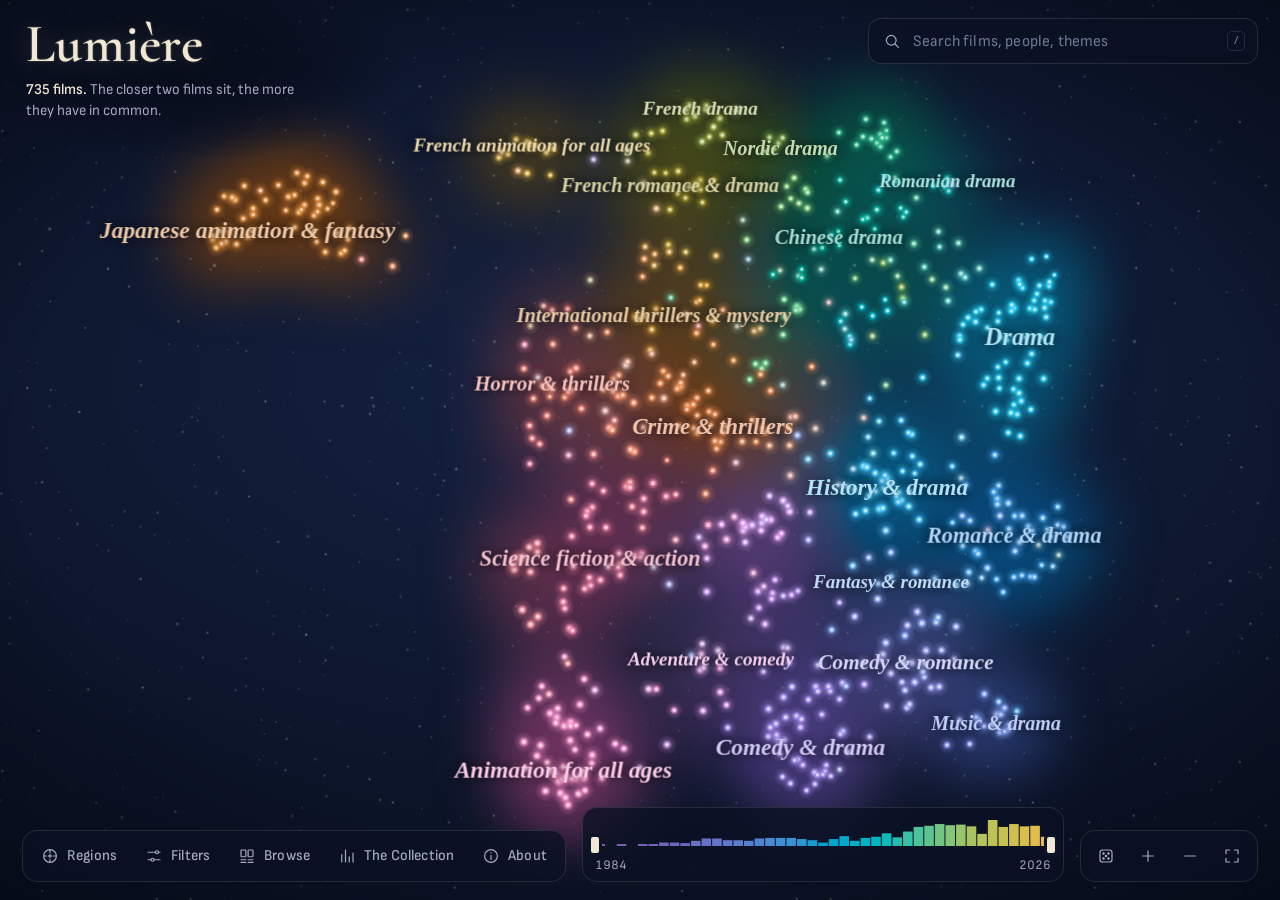
<file: index.html>
<!doctype html>
<html lang="en">
<head>
<meta charset="utf-8">
<meta name="viewport" content="width=device-width, initial-scale=1, viewport-fit=cover">
<title>Lumière</title>
<meta name="description" content="A map of a private film collection, where every film sits beside the films it most resembles.">
<meta name="robots" content="noindex, nofollow">
<meta name="referrer" content="no-referrer">
<meta name="theme-color" content="#0c1428">
<meta name="color-scheme" content="dark">
<meta name="mobile-web-app-capable" content="yes">
<meta name="apple-mobile-web-app-capable" content="yes">
<meta name="apple-mobile-web-app-title" content="Lumière">
<meta name="apple-mobile-web-app-status-bar-style" content="black-translucent">
<link rel="icon" href="assets/icons/icon.svg" type="image/svg+xml">
<link rel="apple-touch-icon" href="assets/icons/apple-touch-icon.png">
<link rel="stylesheet" href="assets/fonts.css">
<style>
:root {
  --night: #0c1428;
  --night-2: #121d38;
  --night-3: #1a2747;
  --glass: rgba(11, 18, 36, 0.76);
  --glass-strong: rgba(9, 15, 30, 0.93);
  --line: rgba(241, 232, 212, 0.12);
  --line-strong: rgba(241, 232, 212, 0.26);
  --vellum: #f1e8d4;
  --dust: #a2abc2;
  --faint: #6f7994;
  --brass: #d8b46a;
  --serif: 'Cormorant', 'Cormorant Garamond', Georgia, 'Times New Roman', serif;
  --sans: 'Sofia Sans Semi Condensed', 'Segoe UI', system-ui, -apple-system, 'Helvetica Neue', Arial, sans-serif;
  --ease: cubic-bezier(.2, .8, .2, 1);
  --safe-b: env(safe-area-inset-bottom, 0px);
  --safe-t: env(safe-area-inset-top, 0px);
  color-scheme: dark;
}
*, *::before, *::after { box-sizing: border-box; }
html, body { height: 100%; margin: 0; }
body {
  background: var(--night);
  color: var(--vellum);
  font: 400 15px/1.5 var(--sans);
  overflow: hidden;
  -webkit-font-smoothing: antialiased;
  -webkit-tap-highlight-color: transparent;
  overscroll-behavior: none;
}
button, input, select { font: inherit; color: inherit; }
button { cursor: pointer; background: none; border: 0; padding: 0; }
a { color: inherit; }
:focus-visible { outline: 2px solid var(--brass); outline-offset: 2px; border-radius: 6px; }
.sr { position: absolute; width: 1px; height: 1px; overflow: hidden; clip: rect(0 0 0 0); white-space: nowrap; }
svg.i { width: 18px; height: 18px; fill: none; stroke: currentColor; stroke-width: 1.6; stroke-linecap: round; stroke-linejoin: round; flex: none; }

/* ---------- the map ---------- */
html { background: radial-gradient(130% 95% at 50% 42%, #142243 0%, #0c1428 52%, #060b18 100%) fixed; }
body { background: transparent; }
.stars {
  position: fixed; inset: -640px; pointer-events: none;
  background-repeat: repeat; will-change: transform; opacity: 0.9;
}
#map {
  position: fixed; inset: 0; width: 100%; height: 100%; display: block;
  touch-action: none; cursor: grab;
}
#map.is-dragging { cursor: grabbing; }
#map.is-pointing { cursor: pointer; }
.veil {
  position: fixed; inset: 0; pointer-events: none;
  background: radial-gradient(ellipse 85% 75% at 50% 50%, transparent 58%, rgba(3, 6, 14, 0.6) 100%);
}

/* ---------- title ---------- */
.brand {
  position: fixed; top: calc(18px + var(--safe-t)); left: 26px; z-index: 5;
  max-width: min(46vw, 560px);
  pointer-events: none;
  transition: opacity .6s var(--ease), transform .6s var(--ease);
}
.brand::before {
  /* a soft shade so the title stays legible when bright films or posters pass under it */
  content: ""; position: absolute; z-index: -1; inset: -36px -90px -40px -60px; pointer-events: none;
  background: radial-gradient(closest-side, rgba(7, 11, 24, 0.8), rgba(7, 11, 24, 0.5) 55%, rgba(7, 11, 24, 0));
}
.brand__title {
  margin: 0;
  font: 600 clamp(34px, 4.4vw, 54px)/0.95 var(--serif);
  letter-spacing: 0.005em;
  text-shadow: 0 0 28px rgba(241, 232, 212, 0.28), 0 0 2px rgba(241, 232, 212, 0.4);
}
.brand__line {
  margin: 10px 0 0;
  max-width: 36ch;
  color: var(--dust);
  font-size: 15px;
  line-height: 1.4;
}
.brand__count { color: var(--vellum); font-weight: 600; }
body.intro .brand { opacity: 0; transform: translateY(-6px); }

/* ---------- search ---------- */
.search {
  position: fixed; top: calc(18px + var(--safe-t)); right: 22px; z-index: 30;
  width: min(390px, calc(100vw - 44px));
}
.search__box {
  display: flex; align-items: center; gap: 10px;
  height: 46px; padding: 0 12px 0 14px;
  background: var(--glass);
  border: 1px solid var(--line);
  border-radius: 13px;
  -webkit-backdrop-filter: blur(16px); backdrop-filter: blur(16px);
  transition: border-color .2s;
}
.search__box:focus-within { border-color: var(--line-strong); }
.search__box svg { color: var(--dust); }
.search input {
  flex: 1; min-width: 0; height: 100%;
  background: none; border: 0; outline: none;
  font-size: 16px; letter-spacing: 0.01em;
}
.search input::placeholder { color: var(--faint); }
.search input::-webkit-search-cancel-button { display: none; }
.search kbd {
  font: 600 12px/1 var(--sans); color: var(--faint);
  border: 1px solid var(--line); border-radius: 5px; padding: 3px 6px;
}
.results {
  margin-top: 8px; max-height: min(70vh, 560px); overflow: auto;
  background: var(--glass-strong);
  border: 1px solid var(--line); border-radius: 13px;
  padding: 6px;
  -webkit-backdrop-filter: blur(18px); backdrop-filter: blur(18px);
}
.results__group { margin: 8px 10px 4px; font: italic 500 16px/1.2 var(--serif); color: var(--dust); }
.result {
  display: flex; align-items: center; gap: 11px; width: 100%;
  padding: 7px 10px; border-radius: 9px; text-align: left;
}
.result[aria-selected="true"], .result:hover { background: rgba(241, 232, 212, 0.08); }
.result__img { width: 30px; height: 45px; border-radius: 3px; object-fit: cover; background: var(--night-3); flex: none; }
.result__dot { width: 30px; height: 30px; flex: none; display: grid; place-items: center; color: var(--dust); }
.result__text { min-width: 0; }
.result__title { display: block; font-weight: 600; white-space: nowrap; overflow: hidden; text-overflow: ellipsis; }
.result__meta { display: block; color: var(--dust); font-size: 13px; white-space: nowrap; overflow: hidden; text-overflow: ellipsis; }
.results__empty { padding: 14px; color: var(--dust); }

/* ---------- banner (spotlight, path, filters) ---------- */
.banner {
  position: fixed; top: calc(76px + var(--safe-t)); left: 50%; transform: translateX(-50%); z-index: 20;
  display: flex; align-items: center; gap: 12px;
  max-width: min(560px, calc(100vw - 32px));
  padding: 8px 8px 8px 16px;
  background: var(--glass-strong);
  border: 1px solid var(--line-strong);
  border-radius: 999px;
  -webkit-backdrop-filter: blur(16px); backdrop-filter: blur(16px);
  box-shadow: 0 10px 40px rgba(0, 0, 0, 0.35);
}
.banner[hidden] { display: none; }
.banner__text { min-width: 0; overflow: hidden; text-overflow: ellipsis; white-space: nowrap; }
.banner__text b { font-weight: 600; }
.banner__swatch { width: 10px; height: 10px; border-radius: 50%; flex: none; }
.btn-quiet {
  display: inline-flex; align-items: center; gap: 6px;
  padding: 6px 12px; border-radius: 999px;
  color: var(--vellum); background: rgba(241, 232, 212, 0.08);
  font-weight: 600; font-size: 14px; white-space: nowrap;
}
.btn-quiet:hover { background: rgba(241, 232, 212, 0.16); }

/* ---------- bottom bar: dock, years, tools ---------- */
.bottombar {
  position: fixed; left: 22px; right: 22px; bottom: calc(18px + var(--safe-b)); z-index: 10;
  display: flex; align-items: flex-end; gap: 16px;
  pointer-events: none;
}
.bottombar > * { pointer-events: auto; }
@media (min-width: 901px) {
  .bottombar { transition: left .5s var(--ease), right .5s var(--ease); }
  body.detail-open .bottombar { right: calc(min(460px, 100vw - 24px) + 28px); }
  body.drawer-open .bottombar { left: calc(min(400px, 100vw - 24px) + 28px); }
  body.detail-open.drawer-open .timeline { display: none; }
}
.dock, .tools {
  display: flex; gap: 2px; padding: 5px; flex: none;
  background: var(--glass);
  border: 1px solid var(--line);
  border-radius: 15px;
  -webkit-backdrop-filter: blur(16px); backdrop-filter: blur(16px);
}
.dock button, .tools button {
  position: relative;
  display: inline-flex; align-items: center; gap: 8px;
  height: 40px; padding: 0 13px; border-radius: 11px;
  color: var(--dust); font-weight: 500; font-size: 15px; letter-spacing: 0.01em;
  transition: color .2s, background .2s;
}
.tools button { width: 40px; padding: 0; justify-content: center; }
.tools button[hidden] { display: none; }
#install { color: var(--brass); }
.dock button:hover, .tools button:hover { color: var(--vellum); background: rgba(241, 232, 212, 0.07); }
.dock button[aria-pressed="true"] { color: var(--vellum); background: rgba(241, 232, 212, 0.11); }
.dock__badge {
  min-width: 18px; height: 18px; padding: 0 5px; border-radius: 9px;
  background: var(--brass); color: #1b1407; font: 700 11px/18px var(--sans); text-align: center;
}
.dock__badge[hidden] { display: none; }
body.dock-compact .dock button { padding: 0 11px; }
body.dock-compact .dock button > span:not(.dock__badge) {
  position: absolute; width: 1px; height: 1px; overflow: hidden; clip: rect(0 0 0 0); white-space: nowrap;
}
body.dock-compact .dock__badge { position: absolute; top: 2px; right: 0; }

/* ---------- timeline ---------- */
.timeline {
  flex: 1 1 auto; min-width: 0; max-width: 560px; margin: 0 auto;
  padding: 8px 12px 6px;
  background: var(--glass);
  border: 1px solid var(--line); border-radius: 15px;
  -webkit-backdrop-filter: blur(16px); backdrop-filter: blur(16px);
}
.years { position: relative; height: 38px; }
.years canvas { position: absolute; inset: 0 0 auto 0; width: 100%; height: 30px; display: block; }
.years input[type=range] {
  position: absolute; left: -7px; right: -7px; top: 18px; width: calc(100% + 14px); margin: 0;
  -webkit-appearance: none; appearance: none; background: none; pointer-events: none; height: 22px;
}
.years input[type=range]::-webkit-slider-thumb {
  -webkit-appearance: none; pointer-events: auto; width: 14px; height: 22px; border-radius: 5px;
  background: var(--vellum); border: 3px solid var(--night); cursor: ew-resize;
}
.years input[type=range]::-moz-range-thumb {
  pointer-events: auto; width: 10px; height: 18px; border-radius: 5px;
  background: var(--vellum); border: 3px solid var(--night); cursor: ew-resize;
}
.years input[type=range]::-webkit-slider-runnable-track { background: none; }
.years__labels { display: flex; justify-content: space-between; color: var(--dust); font-size: 13px; font-variant-numeric: tabular-nums; margin-top: 2px; }
.years__labels b { color: var(--vellum); font-weight: 600; }

/* ---------- side panels ---------- */
.panel {
  position: fixed; top: calc(12px + var(--safe-t)); bottom: 12px; z-index: 40;
  display: flex; flex-direction: column;
  background: var(--glass-strong);
  border: 1px solid var(--line);
  border-radius: 20px;
  -webkit-backdrop-filter: blur(20px); backdrop-filter: blur(20px);
  box-shadow: 0 30px 80px rgba(0, 0, 0, 0.45);
  overflow: hidden;
  visibility: hidden;
  transition: transform .5s var(--ease), visibility 0s linear .5s;
}
.panel.is-open { visibility: visible; transform: none; transition: transform .5s var(--ease), visibility 0s; }
.detail { right: 12px; width: min(460px, calc(100vw - 24px)); transform: translateX(calc(100% + 24px)); }
.drawer { left: 12px; width: min(400px, calc(100vw - 24px)); transform: translateX(calc(-100% - 24px)); }
.panel__close {
  position: absolute; top: 12px; right: 12px; z-index: 3;
  width: 36px; height: 36px; border-radius: 50%; display: grid; place-items: center;
  color: var(--vellum); background: rgba(9, 15, 30, 0.6);
  -webkit-backdrop-filter: blur(8px); backdrop-filter: blur(8px);
}
.panel__close:hover { background: rgba(241, 232, 212, 0.14); }
.panel__scroll { flex: 1; overflow-y: auto; overscroll-behavior: contain; scrollbar-width: thin; scrollbar-color: rgba(241,232,212,.2) transparent; }
.panel__grip { display: none; }

/* ---------- film detail ---------- */
.film__hero { position: relative; min-height: 120px; }
.film__backdrop {
  position: absolute; inset: 0 0 auto 0; height: 250px;
  background-size: cover; background-position: center 25%;
  opacity: 0; transition: opacity .8s;
  -webkit-mask-image: linear-gradient(to bottom, rgba(0,0,0,.85) 0%, rgba(0,0,0,.4) 55%, transparent 100%);
          mask-image: linear-gradient(to bottom, rgba(0,0,0,.85) 0%, rgba(0,0,0,.4) 55%, transparent 100%);
}
.film__backdrop.is-loaded { opacity: 0.55; }
.film__head { position: relative; display: flex; gap: 18px; align-items: flex-end; padding: 96px 24px 0; }
.film__poster {
  width: 112px; aspect-ratio: 2 / 3; flex: none; border-radius: 6px; object-fit: cover;
  background: var(--night-3);
  box-shadow: 0 14px 34px rgba(0, 0, 0, 0.55), 0 0 0 1px rgba(241, 232, 212, 0.12);
}
.film__titles { min-width: 0; padding-bottom: 4px; }
.film__title { margin: 0; font: 600 34px/1.02 var(--serif); letter-spacing: 0.003em; overflow-wrap: anywhere; }
.film__original { margin: 6px 0 0; font: italic 500 19px/1.2 var(--serif); color: var(--dust); overflow-wrap: anywhere; }
.film__original.is-script { font-style: normal; font-size: 17px; letter-spacing: 0.04em; }
.film__facts {
  display: flex; flex-wrap: wrap; gap: 4px 0; margin: 18px 24px 0; padding: 0; list-style: none;
  font-weight: 500; font-size: 14px; letter-spacing: 0.04em; color: var(--dust); font-variant-numeric: tabular-nums;
}
.film__facts li { padding: 0 12px; border-left: 1px solid var(--line-strong); }
.film__facts li:first-child { padding-left: 0; border-left: 0; }
.film__credit { margin: 14px 24px 0; font-size: 16px; }
.film__credit span { color: var(--dust); }
.film__tagline { margin: 18px 24px 0; font: italic 500 21px/1.3 var(--serif); color: var(--vellum); }
.film__overview { margin: 12px 24px 0; font-size: 16px; line-height: 1.6; color: #ddd6c6; max-width: 62ch; }
.film__actions { display: flex; flex-wrap: wrap; gap: 8px; margin: 20px 24px 0; }
.chip {
  display: inline-flex; align-items: center; gap: 7px;
  padding: 6px 11px; border-radius: 8px;
  border: 1px solid var(--line); background: rgba(241, 232, 212, 0.04);
  color: var(--vellum); font-weight: 500; font-size: 14px; text-decoration: none; white-space: nowrap;
  transition: background .2s, border-color .2s;
}
.chip:hover { background: rgba(241, 232, 212, 0.1); border-color: var(--line-strong); }
.chip[aria-pressed="true"] { background: rgba(216, 180, 106, 0.18); border-color: rgba(216, 180, 106, 0.6); }
.chip svg.i { width: 15px; height: 15px; }
.swatch { width: 9px; height: 9px; border-radius: 50%; flex: none; box-shadow: 0 0 10px currentColor; }
.section { margin: 30px 24px 0; }
.section__title { margin: 0 0 10px; font: italic 500 23px/1.15 var(--serif); color: var(--vellum); }
.section__note { margin: -4px 0 12px; color: var(--dust); font-size: 14px; }
.kv { display: grid; grid-template-columns: 112px 1fr; gap: 7px 14px; margin: 0; font-size: 15px; }
.kv dt { color: var(--dust); }
.kv dd { margin: 0; }
.person { color: var(--vellum); text-decoration: underline; text-decoration-color: rgba(241,232,212,.25); text-underline-offset: 3px; }
.person:hover { text-decoration-color: var(--brass); }
.tags { display: flex; flex-wrap: wrap; gap: 6px; }
.tag { font-size: 13px; color: var(--dust); padding: 3px 9px; border-radius: 6px; background: rgba(241,232,212,.05); }
button.tag:hover { color: var(--vellum); background: rgba(241,232,212,.1); }
.files { margin: 0; padding: 0; list-style: none; display: grid; gap: 8px; }
.file { display: flex; gap: 10px; align-items: center; padding: 9px 10px 9px 12px; border-radius: 10px; background: rgba(241,232,212,.04); border: 1px solid var(--line); }
.file__name { flex: 1; min-width: 0; font-size: 13.5px; color: #d9d2c2; overflow-wrap: anywhere; }
.rating { display: flex; align-items: baseline; gap: 10px; }
.rating__num { font: 600 30px/1 var(--serif); }
.rating__bar { flex: 1; height: 3px; border-radius: 2px; background: rgba(241,232,212,.1); position: relative; top: -6px; }
.rating__bar i { position: absolute; inset: 0 auto 0 0; border-radius: 2px; background: var(--brass); }
.rating__votes { color: var(--dust); font-size: 13px; }

.near { list-style: none; margin: 0; padding: 0; }
.near__item { display: flex; gap: 12px; align-items: center; width: 100%; padding: 8px 6px; border-radius: 10px; text-align: left; }
.near__item:hover { background: rgba(241, 232, 212, 0.06); }
.near__rank { width: 20px; flex: none; text-align: right; color: var(--faint); font-weight: 600; font-size: 13px; font-variant-numeric: tabular-nums; }
.near__img { width: 38px; aspect-ratio: 2/3; flex: none; border-radius: 3px; object-fit: cover; background: var(--night-3); }
.near__text { flex: 1; min-width: 0; }
.near__title { display: block; font-weight: 600; font-size: 15.5px; line-height: 1.25; }
.near__title small { color: var(--dust); font-weight: 400; font-size: 14px; margin-left: 4px; }
.near__why { display: block; color: var(--dust); font-size: 13.5px; line-height: 1.35; margin-top: 2px; }
.near__score { width: 44px; flex: none; text-align: right; font-variant-numeric: tabular-nums; color: var(--dust); font-size: 13px; }
.near__score i { display: block; height: 2px; margin-top: 5px; border-radius: 1px; background: currentColor; opacity: .7; }
.attribution { margin: 34px 24px 28px; color: var(--faint); font-size: 12.5px; }

/* ---------- drawer ---------- */
.drawer__tabs { display: flex; gap: 0; padding: 12px 52px 0 12px; overflow-x: auto; scrollbar-width: none; flex: none; }
.drawer__tabs::-webkit-scrollbar { display: none; }
.drawer__tab { padding: 7px 9px; border-radius: 9px; color: var(--dust); font-weight: 500; font-size: 14.5px; white-space: nowrap; }
.drawer__tab:hover { color: var(--vellum); }
.drawer__tab[aria-selected="true"] { color: var(--vellum); background: rgba(241,232,212,.1); }
.drawer__body { padding: 8px 22px 30px; }
.drawer h2 { margin: 16px 0 6px; font: 600 32px/1.05 var(--serif); }
.drawer h3 { margin: 26px 0 10px; font: italic 500 22px/1.15 var(--serif); }
.drawer p { color: #d9d2c2; margin: 8px 0; line-height: 1.55; }
.muted { color: var(--dust) !important; }
.regions { list-style: none; margin: 10px 0 0; padding: 0; }
.region { display: grid; grid-template-columns: 14px 1fr auto; gap: 4px 12px; align-items: baseline; width: 100%; padding: 10px 8px; border-radius: 10px; text-align: left; }
.region:hover { background: rgba(241,232,212,.06); }
.region .swatch { width: 11px; height: 11px; position: relative; top: 1px; }
.region__name { font: italic 600 20px/1.15 var(--serif); }
.region__n { color: var(--dust); font-variant-numeric: tabular-nums; font-size: 14px; }
.region__line { grid-column: 2 / 4; color: var(--dust); font-size: 13.5px; line-height: 1.35; }
.field { margin: 18px 0 0; }
.field__label { display: block; margin-bottom: 8px; color: var(--dust); font-size: 14px; }
.seg { display: flex; flex-wrap: wrap; gap: 6px; }
.lens-legend { display: flex; align-items: center; gap: 10px; margin-top: 10px; color: var(--dust); font-size: 13px; }
.lens-legend i { flex: 1; height: 6px; border-radius: 3px; }
.range-row { display: flex; align-items: center; gap: 12px; }
.range-row input[type=range] { flex: 1; accent-color: var(--brass); }
.range-row output { min-width: 3ch; text-align: right; font-variant-numeric: tabular-nums; }
.grid-films { display: grid; grid-template-columns: repeat(auto-fill, minmax(98px, 1fr)); gap: 16px 12px; margin-top: 14px; }
.card-film { display: block; text-align: left; }
.card-film img, .card-film .ph { width: 100%; aspect-ratio: 2/3; border-radius: 5px; object-fit: cover; background: var(--night-3); display: block; box-shadow: 0 0 0 1px rgba(241,232,212,.08); }
.card-film .ph { display: grid; place-items: center; padding: 8px; font: italic 500 15px/1.2 var(--serif); color: var(--dust); text-align: center; }
.card-film:hover img { box-shadow: 0 0 0 2px var(--brass); }
.card-film span { display: block; margin-top: 6px; font-size: 13.5px; line-height: 1.25; font-weight: 600; }
.card-film { position: relative; }
.card-film .mark { position: absolute; top: 6px; left: 6px; padding: 2px 7px; border-radius: 6px; background: rgba(9,15,30,.85); color: var(--vellum); font-size: 12px; font-weight: 600; }
.card-film .mark.is-list { background: rgba(216,180,106,.92); color: #1b1407; }
.card-film small { color: var(--dust); font-weight: 400; }
.select { background: var(--night-2); border: 1px solid var(--line); border-radius: 8px; padding: 6px 10px; }
.stats { display: grid; grid-template-columns: 1fr 1fr; gap: 18px 16px; margin-top: 16px; }
.stat__num { display: block; font: 600 34px/1 var(--serif); }
.stat__label { display: block; color: var(--dust); font-size: 14px; margin-top: 4px; }
.bars { list-style: none; margin: 0; padding: 0; display: grid; gap: 7px; }
.bars li { display: grid; grid-template-columns: 1fr 34px; gap: 2px 10px; align-items: center; font-size: 14px; }
.bars li button { text-align: left; }
.bars i { grid-column: 1 / 2; display: block; height: 3px; border-radius: 2px; background: rgba(241,232,212,.5); }
.bars span.n { color: var(--dust); text-align: right; font-variant-numeric: tabular-nums; }
.plain-list { margin: 0; padding: 0 0 0 18px; color: #d9d2c2; }
.plain-list li { margin: 4px 0; }
.tmdb { display: flex; gap: 14px; align-items: center; margin-top: 12px; }
.tmdb svg { width: 78px; height: auto; flex: none; }
.keys { display: grid; grid-template-columns: auto 1fr; gap: 6px 14px; color: #d9d2c2; font-size: 14.5px; }
.keys kbd { font: 600 12px/1 var(--sans); border: 1px solid var(--line-strong); border-radius: 5px; padding: 4px 7px; color: var(--vellum); justify-self: start; }

/* ---------- tooltip, toast, notices ---------- */
.tip {
  position: fixed; z-index: 35; pointer-events: none;
  display: flex; gap: 11px; align-items: center;
  max-width: 300px; padding: 8px 12px 8px 8px;
  background: var(--glass-strong);
  border: 1px solid var(--line-strong); border-radius: 11px;
  box-shadow: 0 12px 30px rgba(0,0,0,.4);
  -webkit-backdrop-filter: blur(14px); backdrop-filter: blur(14px);
}
.tip[hidden] { display: none; }
.tip img { width: 40px; aspect-ratio: 2/3; border-radius: 3px; object-fit: cover; background: var(--night-3); flex: none; }
.tip b { display: block; font-weight: 600; line-height: 1.2; }
.tip span { display: block; color: var(--dust); font-size: 13px; margin-top: 2px; }
.hint {
  position: fixed; left: 50%; bottom: calc(96px + var(--safe-b)); z-index: 8; transform: translateX(-50%);
  max-width: min(460px, calc(100vw - 32px)); padding: 9px 16px; border-radius: 12px;
  background: var(--glass); border: 1px solid var(--line); color: var(--vellum); font-size: 14.5px; text-align: center;
  -webkit-backdrop-filter: blur(14px); backdrop-filter: blur(14px);
  transition: opacity .6s var(--ease); pointer-events: none;
}
.hint.is-gone { opacity: 0; }
.install-steps { margin: 8px 0 0; padding-left: 20px; color: #d9d2c2; }
.install-steps li { margin: 4px 0; }
.toast {
  position: fixed; left: 50%; bottom: calc(86px + var(--safe-b)); z-index: 60;
  transform: translate(-50%, 20px); opacity: 0; pointer-events: none;
  padding: 10px 16px; border-radius: 10px;
  background: var(--vellum); color: #141a2b; font-weight: 600;
  transition: opacity .25s, transform .25s var(--ease);
}
.toast.is-on { opacity: 1; transform: translate(-50%, 0); }
.notice { position: fixed; inset: 0; display: grid; place-items: center; padding: 24px; text-align: center; }
.notice h1 { font: 600 40px/1.1 var(--serif); margin: 0 0 12px; }
.notice p { color: var(--dust); max-width: 48ch; margin: 0 auto; }

/* ---------- small screens ---------- */
@media (max-width: 1100px) { .timeline { display: none; } .tools { margin-left: auto; } }
@media (max-width: 900px) {
  .brand { top: calc(12px + var(--safe-t)); left: 16px; max-width: calc(100vw - 84px); }
  .brand__title { font-size: 34px; }
  .brand__line { font-size: 14px; margin-top: 6px; }
  .search { top: auto; bottom: calc(76px + var(--safe-b)); left: 12px; right: 12px; width: auto; }
  .search__box { height: 48px; }
  .search kbd { display: none; }
  .results { position: absolute; bottom: 56px; left: 0; right: 0; margin: 0; max-height: 52vh; }
  .banner { top: auto; bottom: calc(136px + var(--safe-b)); }
  .bottombar { left: 12px; right: 12px; bottom: calc(12px + var(--safe-b)); }
  .dock { flex: 1; justify-content: space-between; padding: 4px; }
  .dock button { flex: 1; flex-direction: column; gap: 2px; height: 50px; padding: 0 2px; font-size: 12px; justify-content: center; }
  .dock button .dock__label-long { display: none; }
  .dock__badge { position: absolute; top: 4px; right: calc(50% - 22px); }
  body.dock-compact .dock button > span:not(.dock__badge) { position: static; width: auto; height: auto; clip: auto; }
  .tools { position: fixed; top: calc(12px + var(--safe-t)); bottom: auto; right: 12px; flex-direction: column; padding: 4px; }
  .hint { bottom: calc(146px + var(--safe-b)); }
  .tools button { width: 40px; height: 40px; }
  .panel { left: 0; right: 0; top: auto; bottom: 0; width: auto; height: min(62vh, 640px); border-radius: 20px 20px 0 0; transform: translateY(calc(100% + 20px)); padding-bottom: var(--safe-b); }
  .panel.is-tall { height: calc(100vh - 24px); height: calc(100dvh - 24px); }
  .panel__grip { display: block; width: 100%; height: 22px; flex: none; position: relative; touch-action: none; cursor: grab; }
  .panel__grip::after { content: ""; position: absolute; left: 50%; top: 9px; width: 42px; height: 4px; margin-left: -21px; border-radius: 2px; background: rgba(241,232,212,.3); }
  .panel__close { top: 14px; }
  .film__head { padding: 70px 18px 0; gap: 14px; }
  .film__poster { width: 92px; }
  .film__title { font-size: 29px; }
  .film__facts, .film__credit, .film__tagline, .film__overview, .film__actions, .section, .attribution { margin-left: 18px; margin-right: 18px; }
  .drawer__body { padding: 6px 18px 28px; }
  .kv { grid-template-columns: 96px 1fr; }
}
@media (prefers-reduced-motion: reduce) {
  *, *::before, *::after { transition-duration: 0s !important; animation-duration: 0s !important; }
}
</style>
</head>
<body class="intro">
<div class="stars" id="stars" aria-hidden="true"></div>
<canvas id="map" role="img" aria-label="Map of the films. Similar films sit close together. Use search or Browse to reach any film with the keyboard."></canvas>
<div class="veil" aria-hidden="true"></div>

<header class="brand">
  <h1 class="brand__title" id="brand-title">Lumière</h1>
  <p class="brand__line" id="brand-line"></p>
</header>

<div class="search" role="search">
  <label class="search__box">
    <svg class="i" viewBox="0 0 24 24" aria-hidden="true"><circle cx="11" cy="11" r="6.5"/><path d="M16 16l4.5 4.5"/></svg>
    <span class="sr">Search films, people and themes</span>
    <input id="q" type="search" role="combobox" aria-haspopup="listbox" placeholder="Search films, people, themes" autocomplete="off" spellcheck="false" enterkeyhint="search" aria-controls="results" aria-expanded="false" aria-autocomplete="list">
    <kbd aria-hidden="true">/</kbd>
  </label>
  <div id="results" class="results" role="listbox" aria-label="Search results" hidden></div>
</div>

<div id="banner" class="banner" role="status" hidden></div>

<div class="bottombar">
<nav class="dock" aria-label="Panels">
  <button type="button" data-tab="regions" aria-pressed="false" title="Regions">
    <svg class="i" viewBox="0 0 24 24" aria-hidden="true"><circle cx="12" cy="12" r="8.5"/><path d="M12 3.5v4M12 16.5v4M3.5 12h4M16.5 12h4"/><circle cx="12" cy="12" r="1.6"/></svg>
    <span>Regions</span>
  </button>
  <button type="button" data-tab="filters" aria-pressed="false" title="Filters">
    <svg class="i" viewBox="0 0 24 24" aria-hidden="true"><path d="M4 7h10M18 7h2M4 17h4M12 17h8"/><circle cx="16" cy="7" r="2"/><circle cx="10" cy="17" r="2"/></svg>
    <span>Filters</span><span class="dock__badge" id="filter-badge" hidden></span>
  </button>
  <button type="button" data-tab="browse" aria-pressed="false" title="Browse">
    <svg class="i" viewBox="0 0 24 24" aria-hidden="true"><rect x="4" y="4" width="6.5" height="9" rx="1"/><rect x="13.5" y="4" width="6.5" height="9" rx="1"/><path d="M4 17h6.5M13.5 17H20M4 20.5h6.5M13.5 20.5H20"/></svg>
    <span>Browse</span>
  </button>
  <button type="button" data-tab="collection" aria-pressed="false" title="The collection">
    <svg class="i" viewBox="0 0 24 24" aria-hidden="true"><path d="M5 20V10M10 20V4M15 20v-7M20 20V8"/></svg>
    <span><span class="dock__label-long">The </span>Collection</span>
  </button>
  <button type="button" data-tab="about" aria-pressed="false" title="About">
    <svg class="i" viewBox="0 0 24 24" aria-hidden="true"><circle cx="12" cy="12" r="8.5"/><path d="M12 11v5.5M12 7.6v.1"/></svg>
    <span>About</span>
  </button>
</nav>

<div class="timeline" id="timeline" aria-label="Years">
  <div class="years" id="years-main"></div>
</div>

<div class="tools" role="group" aria-label="Map controls">
  <button type="button" id="install" title="Install as an app" aria-label="Install as an app" hidden>
    <svg class="i" viewBox="0 0 24 24" aria-hidden="true"><path d="M12 4v11M7.5 10.5L12 15l4.5-4.5M5 19.5h14"/></svg>
  </button>
  <button type="button" id="shuffle" title="Show me a random film (R)" aria-label="Show me a random film">
    <svg class="i" viewBox="0 0 24 24" aria-hidden="true"><rect x="4" y="4" width="16" height="16" rx="3.5"/><circle cx="8.7" cy="8.7" r=".9" fill="currentColor"/><circle cx="15.3" cy="15.3" r=".9" fill="currentColor"/><circle cx="15.3" cy="8.7" r=".9" fill="currentColor"/><circle cx="8.7" cy="15.3" r=".9" fill="currentColor"/><circle cx="12" cy="12" r=".9" fill="currentColor"/></svg>
  </button>
  <button type="button" id="zoom-in" title="Zoom in (+)" aria-label="Zoom in"><svg class="i" viewBox="0 0 24 24" aria-hidden="true"><path d="M12 5v14M5 12h14"/></svg></button>
  <button type="button" id="zoom-out" title="Zoom out (−)" aria-label="Zoom out"><svg class="i" viewBox="0 0 24 24" aria-hidden="true"><path d="M5 12h14"/></svg></button>
  <button type="button" id="zoom-fit" title="Show the whole map (F)" aria-label="Show the whole map"><svg class="i" viewBox="0 0 24 24" aria-hidden="true"><path d="M4 9V4h5M20 9V4h-5M4 15v5h5M20 15v5h-5"/></svg></button>
</div>
</div>

<aside id="drawer" class="panel drawer" aria-label="Explore" tabindex="-1">
  <div class="panel__grip" data-grip></div>
  <button type="button" class="panel__close" data-close="drawer" aria-label="Close panel"><svg class="i" viewBox="0 0 24 24" aria-hidden="true"><path d="M6 6l12 12M18 6L6 18"/></svg></button>
  <div class="drawer__tabs" role="tablist" aria-label="Explore">
    <button type="button" class="drawer__tab" role="tab" data-tab="regions">Regions</button>
    <button type="button" class="drawer__tab" role="tab" data-tab="filters">Filters</button>
    <button type="button" class="drawer__tab" role="tab" data-tab="browse">Browse</button>
    <button type="button" class="drawer__tab" role="tab" data-tab="collection">Collection</button>
    <button type="button" class="drawer__tab" role="tab" data-tab="about">About</button>
  </div>
  <div class="panel__scroll" id="drawer-scroll"><div class="drawer__body" id="drawer-body"></div></div>
</aside>

<aside id="detail" class="panel detail" aria-label="Film details" tabindex="-1">
  <div class="panel__grip" data-grip></div>
  <button type="button" class="panel__close" data-close="detail" aria-label="Close film details"><svg class="i" viewBox="0 0 24 24" aria-hidden="true"><path d="M6 6l12 12M18 6L6 18"/></svg></button>
  <div class="panel__scroll" id="detail-scroll"></div>
</aside>

<div id="tip" class="tip" hidden></div>
<div id="hint" class="hint" role="note" hidden></div>
<div id="toast" class="toast" role="status" aria-live="polite"></div>
<noscript><div class="notice"><div><h1>This map needs JavaScript</h1><p>Turn JavaScript on for this page to explore the collection.</p></div></div></noscript>

<script src="data/movies.js" charset="utf-8"></script>
<script>
(() => {
  'use strict';

  // ------------------------------------------------------------------ basics
  const DATA = window.MOVIE_MAP_DATA;
  const $ = (s, r = document) => r.querySelector(s);
  const $$ = (s, r = document) => Array.from(r.querySelectorAll(s));
  const esc = (s) => String(s == null ? '' : s).replace(/[&<>"']/g, (c) => ({ '&': '&amp;', '<': '&lt;', '>': '&gt;', '"': '&quot;', "'": '&#39;' }[c]));
  const clamp = (v, a, b) => Math.max(a, Math.min(b, v));
  const lerp = (a, b, t) => a + (b - a) * t;
  const smooth = (a, b, v) => { const t = clamp((v - a) / (b - a), 0, 1); return t * t * (3 - 2 * t); };
  const easeInOut = (t) => (t < 0.5 ? 4 * t * t * t : 1 - Math.pow(-2 * t + 2, 3) / 2);
  const easeOut = (t) => 1 - Math.pow(1 - t, 3);
  const nf = new Intl.NumberFormat('en');
  const motionQuery = window.matchMedia('(prefers-reduced-motion: reduce)');
  const still = () => motionQuery.matches;
  const store = {
    get(k, d) { try { const v = localStorage.getItem('lumiere.' + k); return v == null ? d : JSON.parse(v); } catch (e) { return d; } },
    set(k, v) { try { localStorage.setItem('lumiere.' + k, JSON.stringify(v)); } catch (e) { /* storage unavailable */ } },
  };

  if (!DATA || !Array.isArray(DATA.films) || !DATA.films.length) {
    document.body.classList.remove('intro');
    document.body.insertAdjacentHTML('beforeend', '<div class="notice"><div><h1>The map has no data yet</h1><p>The file data/movies.js is missing or empty. Run update.cmd in the project folder to build it, then reload this page.</p></div></div>');
    return;
  }

  const meta = DATA.meta || {};
  const IMG = meta.images || 'https://image.tmdb.org/t/p/';
  // TMDB image paths look like "/39wmItIWsg5sZMyRUHLkWBcuVCM.jpg"; anything else is ignored,
  // so a path can never break out of the HTML attribute it is written into
  const img = (path, size) => (path && /^\/[A-Za-z0-9._-]+$/.test(path) ? IMG + size + path : '');

  // ------------------------------------------------------------------ colour (OKLab)
  const toLin = (c) => (c <= 0.04045 ? c / 12.92 : Math.pow((c + 0.055) / 1.055, 2.4));
  const toGamma = (c) => (c <= 0.0031308 ? 12.92 * c : 1.055 * Math.pow(c, 1 / 2.4) - 0.055);
  function rgbToLab(r, g, b) {
    r = toLin(r / 255); g = toLin(g / 255); b = toLin(b / 255);
    const l = Math.cbrt(0.4122214708 * r + 0.5363325363 * g + 0.0514459929 * b);
    const m = Math.cbrt(0.2119034982 * r + 0.6806995451 * g + 0.1073969566 * b);
    const s = Math.cbrt(0.0883024619 * r + 0.2817188376 * g + 0.6299787005 * b);
    return [0.2104542553 * l + 0.793617785 * m - 0.0040720468 * s,
      1.9779984951 * l - 2.428592205 * m + 0.4505937099 * s,
      0.0259040371 * l + 0.7827717662 * m - 0.808675766 * s];
  }
  function labToRgb(lab) {
    const [L, a, b] = lab;
    const l = Math.pow(L + 0.3963377774 * a + 0.2158037573 * b, 3);
    const m = Math.pow(L - 0.1055613458 * a - 0.0638541728 * b, 3);
    const s = Math.pow(L - 0.0894841775 * a - 1.291485548 * b, 3);
    const out = [4.0767416621 * l - 3.3077115913 * m + 0.2309699292 * s,
      -1.2684380046 * l + 2.6097574011 * m - 0.3413193965 * s,
      -0.0041960863 * l - 0.7034186147 * m + 1.707614701 * s];
    return out.map((c) => Math.round(clamp(toGamma(clamp(c, 0, 1)), 0, 1) * 255));
  }
  const hexToLab = (hex) => { const n = parseInt(hex.slice(1), 16); return rgbToLab((n >> 16) & 255, (n >> 8) & 255, n & 255); };
  const rgbHex = (c) => '#' + c.map((v) => v.toString(16).padStart(2, '0')).join('');
  const labHex = (lab) => rgbHex(labToRgb(lab));
  const lch = (L, C, h) => [L, C * Math.cos(h * Math.PI / 180), C * Math.sin(h * Math.PI / 180)];
  const mixLab = (a, b, t) => [lerp(a[0], b[0], t), lerp(a[1], b[1], t), lerp(a[2], b[2], t)];
  const NEUTRAL = lch(0.74, 0.02, 250);
  function ramp(stops, t) {
    t = clamp(t, 0, 1) * (stops.length - 1);
    const i = Math.min(stops.length - 2, Math.floor(t));
    const a = stops[i], b = stops[i + 1], u = t - i;
    let dh = b[2] - a[2];
    if (dh > 180) dh -= 360; else if (dh < -180) dh += 360;
    return lch(lerp(a[0], b[0], u), lerp(a[1], b[1], u), a[2] + dh * u);
  }

  // ------------------------------------------------------------------ data
  const GENRES = meta.genres || [];
  const LANGS = meta.languages || {};
  const clusters = (DATA.clusters || []).map((c, i) => ({ ...c, i, lab: hexToLab(c.color), films: [] }));
  const films = DATA.films.map((f, i) => ({
    ...f, i, x: f.xy[0], y: f.xy[1],
    gn: (f.g || []).map((g) => GENRES[g]).filter(Boolean),
    year: f.y || null,
    pass: true, alpha: 1, lab: NEUTRAL, sprite: null,
  }));
  const byId = new Map(films.map((f) => [f.id, f]));
  const maxLogVotes = Math.max(1, ...films.map((f) => Math.log1p(f.vc || 0)));
  const kwCount = new Map();
  for (const f of films) {
    f.nb = (f.n || []).map((id) => byId.get(id)).filter(Boolean);
    f.weight = Math.log1p(f.vc || 0) / maxLogVotes;
    f.home = f.m && f.m.length ? clusters[f.m[0][0]] : null;
    if (f.home && f.m[0][1] >= 0.5) f.home.films.push(f);
    for (const k of f.k || []) kwCount.set(k, (kwCount.get(k) || 0) + 1);
  }
  const years = films.map((f) => f.year).filter(Boolean);
  const Y0 = Math.min(...years), Y1 = Math.max(...years);
  const since = meta.since || '';
  const isNew = (f) => !!(since && f.a && f.a > since);
  const hasNew = films.some(isNew);

  // world bounds
  let bx0 = Infinity, by0 = Infinity, bx1 = -Infinity, by1 = -Infinity;
  for (const f of films) { bx0 = Math.min(bx0, f.x); bx1 = Math.max(bx1, f.x); by0 = Math.min(by0, f.y); by1 = Math.max(by1, f.y); }
  const span = Math.max(bx1 - bx0, by1 - by0) || 1;

  // ------------------------------------------------------------------ colour lenses
  const langOrder = [...films.reduce((m, f) => m.set(f.l, (m.get(f.l) || 0) + 1), new Map())]
    .sort((a, b) => b[1] - a[1]).map((e) => e[0]);
  const LANG_HUES = [28, 330, 150, 210, 95, 265, 185, 0, 120, 300, 55, 235];
  const langLab = new Map();
  let hueIx = 0;
  for (const code of langOrder) {
    if (code === 'en') langLab.set(code, lch(0.8, 0.025, 250));
    else if (hueIx < LANG_HUES.length) langLab.set(code, lch(hueIx % 2 ? 0.74 : 0.8, 0.14, LANG_HUES[hueIx++]));
    else langLab.set(code, lch(0.6, 0.03, 250));
  }
  const DECADE_STOPS = [[0.58, 0.13, 300], [0.68, 0.14, 245], [0.77, 0.13, 190], [0.84, 0.14, 120], [0.88, 0.15, 85]];
  const RATING_STOPS = [[0.55, 0.04, 255], [0.67, 0.09, 230], [0.8, 0.13, 160], [0.88, 0.15, 85]];
  const LENSES = {
    region: { name: 'Regions', lab: (f) => {
      if (!f.m || !f.m.length) return NEUTRAL;
      let L = 0, A = 0, B = 0, W = 0;
      for (const [ci, w] of f.m) { const c = clusters[ci].lab; L += c[0] * w; A += c[1] * w; B += c[2] * w; W += w; }
      return [L / W, A / W, B / W];
    } },
    decade: { name: 'Decade', lab: (f) => (f.year ? ramp(DECADE_STOPS, Math.pow((f.year - Y0) / Math.max(1, Y1 - Y0), 1.6)) : NEUTRAL) },
    rating: { name: 'TMDB rating', lab: (f) => ((f.vc || 0) >= 25 ? ramp(RATING_STOPS, (f.va - 5.8) / 2.7) : lch(0.5, 0.01, 250)) },
    language: { name: 'Language', lab: (f) => langLab.get(f.l) || NEUTRAL },
  };
  let lens = store.get('lens', 'region');
  if (!LENSES[lens]) lens = 'region';

  // ------------------------------------------------------------------ canvas and camera
  const canvas = $('#map');
  const ctx = canvas.getContext('2d');
  let W = 0, H = 0, dpr = 1, kFit = 1;
  const cam = { x: (bx0 + bx1) / 2, y: (by0 + by1) / 2, k: 1 };
  const isNarrow = () => W <= 900;
  const solo = () => W < 1280; // too narrow for the drawer and the film panel side by side

  function viewInsets() {
    // the part of the screen not covered by open panels
    const ins = { l: 0, r: 0, t: 0, b: 0 };
    if (isNarrow()) {
      if (ui.detailOpen || ui.drawerOpen) ins.b = Math.min(H * 0.62, 640) + 10;
      ins.t = 70; ins.b = Math.max(ins.b, 140);
    } else {
      if (ui.detailOpen) ins.r = Math.min(460, W - 24) + 12;
      if (ui.drawerOpen) ins.l = Math.min(400, W - 24) + 12;
      ins.t = 90; ins.b = 80;
    }
    return ins;
  }
  function fitScale(x0, y0, x1, y1, ins) {
    const w = Math.max(1, W - ins.l - ins.r - 40), h = Math.max(1, H - ins.t - ins.b - 30);
    return Math.min(w / Math.max(1e-6, x1 - x0), h / Math.max(1e-6, y1 - y0));
  }
  function resize() {
    dpr = Math.min(window.devicePixelRatio || 1, 2);
    const first = W === 0;
    W = window.innerWidth; H = window.innerHeight;
    canvas.width = Math.round(W * dpr); canvas.height = Math.round(H * dpr);
    const ins = isNarrow() ? { l: 0, r: 0, t: 90, b: 150 } : { l: 0, r: 0, t: 110, b: 90 };
    kFit = fitScale(bx0, by0, bx1, by1, ins);
    if (first) homeCamera(false);
    buildNebulaCanvas();
    requestDraw();
  }
  const sx = (x) => (x - cam.x) * cam.k + W / 2;
  const sy = (y) => (y - cam.y) * cam.k + H / 2;
  const wx = (px) => (px - W / 2) / cam.k + cam.x;
  const wy = (py) => (py - H / 2) / cam.k + cam.y;
  const zoomLevel = () => cam.k / kFit;

  function homeCamera(animate = true) {
    const ins = viewInsets();
    const k = fitScale(bx0, by0, bx1, by1, ins);
    const cx = (bx0 + bx1) / 2 + (ins.r - ins.l) / 2 / k;
    const cy = (by0 + by1) / 2 + (ins.b - ins.t) / 2 / k;
    flyTo(cx, cy, k, animate ? 900 : 0);
  }
  function fitFilms(list, animate = true, maxZoom = 7) {
    if (!list.length) return;
    let x0 = Infinity, y0 = Infinity, x1 = -Infinity, y1 = -Infinity;
    for (const f of list) { x0 = Math.min(x0, f.x); x1 = Math.max(x1, f.x); y0 = Math.min(y0, f.y); y1 = Math.max(y1, f.y); }
    const pad = span * 0.03;
    x0 -= pad; x1 += pad; y0 -= pad; y1 += pad;
    const ins = viewInsets();
    const k = clamp(fitScale(x0, y0, x1, y1, ins), kFit * 0.8, kFit * maxZoom);
    const cx = (x0 + x1) / 2 + (ins.r - ins.l) / 2 / k;
    const cy = (y0 + y1) / 2 + (ins.b - ins.t) / 2 / k;
    flyTo(cx, cy, k, animate ? 1100 : 0);
  }

  // camera animation: zooms out a little on long trips so the eye can follow
  let flight = null;
  function flyTo(x, y, k, ms = 1000) {
    k = clamp(k, kFit * 0.5, kFit * 60);
    if (still() || ms === 0) { cam.x = x; cam.y = y; cam.k = k; flight = null; requestDraw(); return; }
    const from = { ...cam };
    const dist = Math.hypot(x - from.x, y - from.y) * Math.min(from.k, k);
    const dip = clamp(dist / Math.max(W, H) - 0.4, 0, 1.2);
    flight = { from, to: { x, y, k }, t0: performance.now(), ms: ms * (1 + dip * 0.25), dip };
    requestDraw();
  }
  function stepFlight(now) {
    if (!flight) return false;
    const t = clamp((now - flight.t0) / flight.ms, 0, 1);
    const e = easeInOut(t);
    const { from, to, dip } = flight;
    cam.x = lerp(from.x, to.x, e);
    cam.y = lerp(from.y, to.y, e);
    const lk = lerp(Math.log(from.k), Math.log(to.k), e) - dip * 0.9 * Math.sin(Math.PI * t);
    cam.k = Math.exp(lk);
    if (t >= 1) flight = null;
    return true;
  }
  function zoomAt(px, py, factor) {
    const k = clamp(cam.k * factor, kFit * 0.5, kFit * 60);
    const x = wx(px), y = wy(py);
    cam.k = k;
    cam.x = x - (px - W / 2) / k;
    cam.y = y - (py - H / 2) / k;
    flight = null;
    requestDraw();
  }

  // ------------------------------------------------------------------ the coloured field behind the films
  let nebula = null; // { canvas, x0, y0, x1, y1 }
  function buildNebulaCanvas() {
    const pad = span * 0.16;
    const x0 = bx0 - pad, y0 = by0 - pad, x1 = bx1 + pad, y1 = by1 + pad;
    const G = isNarrow() ? 220 : 300;
    const gw = Math.round((x1 - x0) >= (y1 - y0) ? G : G * (x1 - x0) / (y1 - y0));
    const gh = Math.round((y1 - y0) > (x1 - x0) ? G : G * (y1 - y0) / (x1 - x0));
    const cell = (x1 - x0) / gw;
    const sigmaCells = (span * 0.042) / cell;
    const aL = new Float32Array(gw * gh), aA = new Float32Array(gw * gh), aB = new Float32Array(gw * gh), aW = new Float32Array(gw * gh);
    // Splat every film onto the grid (bilinear), then blur: three box blurs equal a Gaussian
    // to within a few percent, at a tiny fraction of the cost of a per-film kernel.
    for (const f of films) {
      const gx = (f.x - x0) / cell - 0.5, gy = (f.y - y0) / cell - 0.5;
      const ix = Math.floor(gx), iy = Math.floor(gy), fx = gx - ix, fy = gy - iy;
      const [L, A, B] = f.lab;
      const s = 0.55 + 0.45 * (f.m && f.m.length ? f.m[0][1] : 0.3);
      for (const [dx, dy, w] of [[0, 0, (1 - fx) * (1 - fy)], [1, 0, fx * (1 - fy)], [0, 1, (1 - fx) * fy], [1, 1, fx * fy]]) {
        const x = ix + dx, y = iy + dy;
        if (x < 0 || y < 0 || x >= gw || y >= gh) continue;
        const j = y * gw + x, v = s * w;
        aL[j] += L * v; aA[j] += A * v; aB[j] += B * v; aW[j] += v;
      }
    }
    const r = Math.max(1, Math.round((Math.sqrt(4 * sigmaCells * sigmaCells + 1) - 1) / 2));
    const tmp = new Float32Array(gw * gh);
    for (const ch of [aL, aA, aB, aW]) {
      for (let pass = 0; pass < 3; pass++) {
        boxBlur(ch, tmp, gh, gw, r, 1, gw);   // along each row
        boxBlur(tmp, ch, gw, gh, r, gw, 1);   // along each column
      }
    }
    const norm = 2 * Math.PI * sigmaCells * sigmaCells; // keep densities on the same scale as the old kernel sum
    for (let j = 0; j < aW.length; j++) { aL[j] *= norm; aA[j] *= norm; aB[j] *= norm; aW[j] *= norm; }
    const sorted = Array.from(aW).filter((v) => v > 0.01).sort((a, b) => a - b);
    const ref = sorted[Math.floor(sorted.length * 0.9)] || 1;
    const c = document.createElement('canvas');
    c.width = gw; c.height = gh;
    const g = c.getContext('2d');
    const im = g.createImageData(gw, gh);
    for (let j = 0; j < gw * gh; j++) {
      const w = aW[j];
      if (w <= 0.0005) continue;
      const lab = [aL[j] / w, aA[j] / w, aB[j] / w];
      lab[0] = 0.26 + lab[0] * 0.34;               // a darker, deeper version of the film colours
      lab[1] *= 1.08; lab[2] *= 1.08;
      const rgb = labToRgb(lab);
      const alpha = (1 - Math.exp(-1.4 * w / ref)) * 0.7;
      im.data[j * 4] = rgb[0]; im.data[j * 4 + 1] = rgb[1]; im.data[j * 4 + 2] = rgb[2];
      im.data[j * 4 + 3] = Math.round(alpha * 255);
    }
    g.putImageData(im, 0, 0);
    // upscale once, softly, so it can be drawn every frame without cost
    const up = document.createElement('canvas');
    up.width = gw * 3; up.height = gh * 3;
    const u = up.getContext('2d');
    u.imageSmoothingEnabled = true; u.imageSmoothingQuality = 'high';
    if ('filter' in u) u.filter = 'blur(4px)';
    u.drawImage(c, 0, 0, up.width, up.height);
    nebula = { canvas: up, x0, y0, x1, y1 };
  }

  // One box-blur pass along lines of a grid stored row-major. `lines` lines of `len` cells;
  // `step` moves along a line, `stride` moves to the next line. Zero beyond the edges.
  function boxBlur(src, dst, lines, len, r, step, stride) {
    const inv = 1 / (2 * r + 1);
    for (let l = 0; l < lines; l++) {
      const base = l * stride;
      let acc = 0;
      for (let i = 0; i <= r && i < len; i++) acc += src[base + i * step];
      for (let i = 0; i < len; i++) {
        dst[base + i * step] = acc * inv;
        const add = i + r + 1, sub = i - r;
        if (add < len) acc += src[base + add * step];
        if (sub >= 0) acc -= src[base + sub * step];
      }
    }
  }

  // distant stars, drawn once into a tile
  const starTile = (() => {
    const c = document.createElement('canvas');
    c.width = c.height = 640;
    const g = c.getContext('2d');
    let seed = 7;
    const rnd = () => ((seed = (seed * 16807) % 2147483647) / 2147483647);
    for (let i = 0; i < 420; i++) {
      const r = rnd() < 0.92 ? 0.5 + rnd() * 0.6 : 0.9 + rnd() * 0.8;
      g.globalAlpha = 0.12 + rnd() * 0.42;
      g.fillStyle = rnd() < 0.15 ? '#ffe9c4' : '#dfe6ff';
      g.beginPath(); g.arc(rnd() * 640, rnd() * 640, r, 0, Math.PI * 2); g.fill();
    }
    return c;
  })();
  const starsEl = $('#stars');
  starsEl.style.backgroundImage = `url(${starTile.toDataURL('image/png')})`;

  // glowing points: one small sprite per colour
  const spriteCache = new Map();
  function spriteFor(lab) {
    const rgb = labToRgb(lab);
    const key = rgb.map((v) => v >> 3).join(',');
    let s = spriteCache.get(key);
    if (s) return s;
    s = document.createElement('canvas');
    s.width = s.height = 64;
    const g = s.getContext('2d');
    const core = labToRgb(mixLab(lab, [1, 0, 0], 0.55));
    const grad = g.createRadialGradient(32, 32, 0, 32, 32, 32);
    grad.addColorStop(0, `rgba(${core},1)`);
    grad.addColorStop(0.14, `rgba(${core},1)`);
    grad.addColorStop(0.24, `rgba(${rgb},0.85)`);
    grad.addColorStop(0.5, `rgba(${rgb},0.22)`);
    grad.addColorStop(1, `rgba(${rgb},0)`);
    g.fillStyle = grad;
    g.fillRect(0, 0, 64, 64);
    spriteCache.set(key, s);
    return s;
  }
  function applyLens(name) {
    lens = name;
    store.set('lens', name);
    for (const f of films) { f.lab = LENSES[name].lab(f); f.hex = labHex(f.lab); f.sprite = spriteFor(f.lab); }
    if (W) buildNebulaCanvas();
    requestDraw();
  }

  // posters on the map when zoomed in (the most recently used few hundred stay in memory)
  const posters = new Map();
  let posterFrame = 0;
  function posterImage(f, size) {
    if (!f.p) return null;
    const key = f.id + size;
    let p = posters.get(key);
    if (p) {
      posters.delete(key);
      posters.set(key, p);
    } else {
      p = { img: new Image(), ok: false, used: 0 };
      p.img.decoding = 'async';
      // no crossOrigin here: TMDB's CDN does not reliably answer cross-origin requests, and the
      // canvas only draws posters (it never reads their pixels), so plain requests are enough
      p.img.referrerPolicy = 'no-referrer';
      p.img.onload = () => { p.ok = true; requestDraw(); };
      p.img.src = img(f.p, size);
      posters.set(key, p);
    }
    p.used = posterFrame;
    return p.ok ? p.img : null;
  }
  function trimPosters(visible) {
    const cap = Math.max(500, visible * 2 + 50);
    if (posters.size <= cap) return;
    for (const [key, p] of posters) {
      if (posters.size <= cap) break;
      if (p.used >= posterFrame - 1) continue; // drawn in this frame or the last one
      posters.delete(key);
    }
  }

  // ------------------------------------------------------------------ spatial index for hover and taps
  const CELL = span / 60;
  const grid = new Map();
  for (const f of films) {
    const key = Math.floor(f.x / CELL) + ',' + Math.floor(f.y / CELL);
    if (!grid.has(key)) grid.set(key, []);
    grid.get(key).push(f);
  }
  function filmAt(px, py) {
    const x = wx(px), y = wy(py);
    const pr = posterSize();
    const r = Math.max(pr ? pr * 0.55 : 0, 13) / cam.k;
    const gx0 = Math.floor((x - r) / CELL), gx1 = Math.floor((x + r) / CELL);
    const gy0 = Math.floor((y - r) / CELL), gy1 = Math.floor((y + r) / CELL);
    let best = null, bd = Infinity;
    for (let gx = gx0; gx <= gx1; gx++) for (let gy = gy0; gy <= gy1; gy++) {
      for (const f of grid.get(gx + ',' + gy) || []) {
        if (f.alpha < 0.2) continue;
        const d = Math.hypot(f.x - x, f.y - y) - (f.pass ? 0 : r * 0.5);
        if (d < r && d < bd) { bd = d; best = f; }
      }
    }
    return best;
  }

  // ------------------------------------------------------------------ state
  const ui = { detailOpen: false, drawerOpen: false, tab: 'regions' };
  const state = {
    selected: null, selT0: 0, hover: null,
    spot: null,          // { kind: 'person'|'theme'|'region', label, films: Set, ordered: [], color }
    path: null,          // { films: [], t0 }
    pathFrom: null,      // waiting for a destination
  };
  // Each viewer's own marks ("seen it", "want to watch"), kept only in this browser
  const asIds = (v) => (Array.isArray(v) ? v.filter((x) => Number.isFinite(x)) : []);
  const marks = { seen: new Set(asIds(store.get('seen', []))), list: new Set(asIds(store.get('list', []))) };
  function toggleMark(kind, id) {
    const set = marks[kind];
    if (set.has(id)) set.delete(id); else set.add(id);
    store.set(kind, [...set]);
  }
  const filters = { genres: new Set(), langs: new Set(), y0: Y0, y1: Y1, minRating: 0, runtime: 'any', onlyNew: false,
    unseen: false, listOnly: false };
  let passCount = films.length;
  let browseTimer = 0;

  function passes(f) {
    for (const g of filters.genres) if (!f.gn.includes(g)) return false;
    if (filters.langs.size && !filters.langs.has(f.l)) return false;
    if (f.year && (f.year < filters.y0 || f.year > filters.y1)) return false;
    if (filters.minRating && ((f.vc || 0) < 25 || f.va < filters.minRating)) return false;
    if (filters.runtime === 'short' && !(f.r && f.r < 100)) return false;
    if (filters.runtime === 'mid' && !(f.r >= 100 && f.r <= 140)) return false;
    if (filters.runtime === 'long' && !(f.r > 140)) return false;
    if (filters.onlyNew && !isNew(f)) return false;
    if (filters.unseen && marks.seen.has(f.id)) return false;
    if (filters.listOnly && !marks.list.has(f.id)) return false;
    return true;
  }
  const activeFilterCount = () => filters.genres.size + filters.langs.size + (filters.y0 > Y0 || filters.y1 < Y1 ? 1 : 0)
    + (filters.minRating ? 1 : 0) + (filters.runtime !== 'any' ? 1 : 0) + (filters.onlyNew ? 1 : 0)
    + (filters.unseen ? 1 : 0) + (filters.listOnly ? 1 : 0);
  function applyFilters() {
    passCount = 0;
    for (const f of films) { f.pass = passes(f); if (f.pass) passCount++; }
    const n = activeFilterCount();
    const badge = $('#filter-badge');
    badge.hidden = !n; badge.textContent = n;
    drawYears();
    renderBanner();
    if (ui.drawerOpen && ui.tab === 'browse') { clearTimeout(browseTimer); browseTimer = setTimeout(() => { if (ui.drawerOpen && ui.tab === 'browse') renderDrawer(); }, 160); }
    if (ui.drawerOpen && ui.tab === 'filters') updateFilterCount();
    requestDraw();
  }

  // ------------------------------------------------------------------ drawing
  let raf = 0;
  function requestDraw() { if (!raf) raf = requestAnimationFrame(frame); }
  let introT0 = 0;
  const INTRO_MS = 1700;

  function posterSize() {
    const z = cam.k;
    const s = clamp(z * 7.2, 0, 150);
    return s >= 26 ? s : 0;
  }

  function frame(now) {
    raf = 0;
    let busy = stepFlight(now);
    ctx.setTransform(dpr, 0, 0, dpr, 0, 0);
    ctx.clearRect(0, 0, W, H);

    // distant stars drift a little slower than the films (moved by the compositor, not redrawn)
    const px = (((cam.x * cam.k * 0.06) % 640) + 640) % 640, py = (((cam.y * cam.k * 0.06) % 640) + 640) % 640;
    starsEl.style.transform = `translate3d(${-px.toFixed(1)}px, ${-py.toFixed(1)}px, 0)`;

    const intro = introT0 ? clamp((now - introT0) / INTRO_MS, 0, 1) : 1;
    if (intro < 1) busy = true;

    // coloured field
    if (nebula) {
      ctx.globalAlpha = smooth(0, 0.7, intro) * (state.selected || state.spot || state.path ? 0.62 : 1);
      ctx.imageSmoothingEnabled = true;
      ctx.drawImage(nebula.canvas, sx(nebula.x0), sy(nebula.y0), (nebula.x1 - nebula.x0) * cam.k, (nebula.y1 - nebula.y0) * cam.k);
      ctx.globalAlpha = 1;
    }

    const focus = focusSet();
    const z = zoomLevel();
    const pSize = posterSize();
    const posterAlpha = smooth(26, 46, pSize);
    const dotR = (4.2 + 2.2 * clamp(Math.log2(Math.max(1, z)), 0, 3)) * (W < 500 ? 0.9 : 1);
    const cx0 = (bx0 + bx1) / 2, cy0 = (by0 + by1) / 2;

    // alpha per film
    for (const f of films) {
      let a = f.pass ? 1 : 0.1;
      if (focus && !focus.has(f)) a *= 0.2;
      if (intro < 1) {
        const d = Math.hypot(f.x - cx0, f.y - cy0) / (span * 0.7);
        a *= smooth(d * 0.55, d * 0.55 + 0.35, intro);
      }
      f.alpha = a;
    }

    drawLinks(now, focus);

    // films
    const m = 60;
    for (const f of films) {
      if (f.alpha < 0.01) continue;
      const x = sx(f.x), y = sy(f.y);
      if (x < -m || y < -m || x > W + m || y > H + m) continue;
      const r = dotR * (0.72 + 0.55 * f.weight) * (f === state.selected ? 1.35 : 1);
      ctx.globalAlpha = f.alpha * (1 - posterAlpha * 0.85);
      ctx.drawImage(f.sprite, x - r * 2, y - r * 2, r * 4, r * 4);
    }
    ctx.globalAlpha = 1;
    if (posterAlpha > 0) drawPosters(pSize, posterAlpha);
    drawRings(now);
    drawLabels(z, focus, intro);
    if (state.selected || state.path) busy = busy || (now - (state.path ? state.path.t0 : state.selT0) < 1400);
    if (busy) requestDraw();
  }

  function focusSet() {
    if (state.path) return new Set(state.path.films);
    if (state.spot) return state.spot.films;
    if (state.selected) return new Set([state.selected, ...state.selected.nb]);
    return null;
  }

  function line(a, b, color, alpha, width, progress = 1) {
    const x0 = sx(a.x), y0 = sy(a.y);
    const x1 = lerp(x0, sx(b.x), progress), y1 = lerp(y0, sy(b.y), progress);
    ctx.globalAlpha = alpha;
    ctx.strokeStyle = color;
    ctx.lineWidth = width;
    ctx.beginPath(); ctx.moveTo(x0, y0); ctx.lineTo(x1, y1); ctx.stroke();
  }

  function drawLinks(now, focus) {
    ctx.lineCap = 'round';
    if (state.path) {
      const ps = state.path.films;
      const t = still() ? 1 : clamp((now - state.path.t0) / 1300, 0, 1) * (ps.length - 1);
      ctx.shadowColor = 'rgba(216,180,106,.8)'; ctx.shadowBlur = 10;
      for (let i = 0; i < ps.length - 1; i++) {
        const p = clamp(t - i, 0, 1);
        if (p > 0) line(ps[i], ps[i + 1], '#d8b46a', 0.95, 2.2, easeOut(p));
      }
      ctx.shadowBlur = 0;
    } else if (state.spot && state.spot.ordered.length > 1) {
      const ps = state.spot.ordered;
      ctx.setLineDash([2, 5]);
      for (let i = 0; i < ps.length - 1; i++) line(ps[i], ps[i + 1], state.spot.color || '#d8b46a', 0.55, 1.3);
      ctx.setLineDash([]);
    }
    if (state.selected && !state.path) {
      const s = state.selected;
      const t = still() ? 99 : (now - state.selT0) / 650;
      for (let i = s.nb.length - 1; i >= 0; i--) {
        const n = s.nb[i];
        const p = clamp(t - i * 0.035, 0, 1);
        if (p <= 0) continue;
        const strength = (s.s[i] || 0) / 100;
        const grad = ctx.createLinearGradient(sx(s.x), sy(s.y), sx(n.x), sy(n.y));
        grad.addColorStop(0, s.hex); grad.addColorStop(1, n.hex);
        line(s, n, grad, 0.25 + 0.5 * strength, i < 5 ? 1.6 : 1, easeOut(p));
      }
    }
    ctx.globalAlpha = 1;
  }

  function drawPosters(size, alpha) {
    posterFrame++;
    const h = size, w = size * 2 / 3;
    const big = h * dpr > 140 ? 'w185' : 'w92';
    const list = films.filter((f) => f.alpha > 0.05 && sx(f.x) > -w && sx(f.x) < W + w && sy(f.y) > -h && sy(f.y) < H + h);
    list.sort((a, b) => (a === state.selected) - (b === state.selected) || a.weight - b.weight);
    for (const f of list) {
      const x = sx(f.x) - w / 2, y = sy(f.y) - h / 2;
      ctx.globalAlpha = alpha * f.alpha;
      const im = posterImage(f, big) || (big !== 'w92' ? posterImage(f, 'w92') : null);
      ctx.fillStyle = 'rgba(12,20,40,.9)';
      roundRect(x, y, w, h, 3); ctx.fill();
      if (im) {
        ctx.save(); roundRect(x, y, w, h, 3); ctx.clip();
        ctx.drawImage(im, x, y, w, h);
        ctx.restore();
      } else {
        ctx.fillStyle = 'rgba(241,232,212,.75)';
        ctx.font = `italic 500 ${clamp(w / 7, 9, 15)}px Cormorant, Georgia, serif`;
        wrapText(f.t, x + w / 2, y + h / 2, w - 10, clamp(w / 6.5, 10, 17));
      }
      ctx.strokeStyle = f.hex; ctx.lineWidth = f === state.selected ? 2.5 : 1;
      ctx.globalAlpha = alpha * f.alpha * (f === state.selected ? 1 : 0.7);
      roundRect(x, y, w, h, 3); ctx.stroke();
    }
    ctx.globalAlpha = 1;
    trimPosters(list.length);
  }
  function roundRect(x, y, w, h, r) {
    ctx.beginPath();
    ctx.moveTo(x + r, y); ctx.arcTo(x + w, y, x + w, y + h, r); ctx.arcTo(x + w, y + h, x, y + h, r);
    ctx.arcTo(x, y + h, x, y, r); ctx.arcTo(x, y, x + w, y, r); ctx.closePath();
  }
  function wrapText(text, cx, cy, maxW, lh) {
    const words = String(text).split(/\s+/); const lines = []; let cur = '';
    for (const w of words) { const t = cur ? cur + ' ' + w : w; if (ctx.measureText(t).width > maxW && cur) { lines.push(cur); cur = w; } else cur = t; }
    if (cur) lines.push(cur);
    ctx.textAlign = 'center'; ctx.textBaseline = 'middle';
    const top = cy - (lines.length - 1) * lh / 2;
    lines.slice(0, 5).forEach((l, i) => ctx.fillText(l, cx, top + i * lh));
  }

  function drawRings(now) {
    const pulsing = !still() && ((state.selected && now - state.selT0 < 4000) || state.pathFrom);
    const pulse = pulsing ? Math.sin(now / 420) * 1.5 : 0;
    const ring = (f, r, color, width, alpha) => {
      ctx.globalAlpha = alpha; ctx.strokeStyle = color; ctx.lineWidth = width;
      ctx.beginPath(); ctx.arc(sx(f.x), sy(f.y), r, 0, Math.PI * 2); ctx.stroke();
    };
    const ps = smooth(26, 46, posterSize()) > 0.5;
    if (state.hover && state.hover !== state.selected && !ps) ring(state.hover, 9, '#f1e8d4', 1.2, 0.8);
    if (state.selected && !ps) {
      ring(state.selected, 13 + pulse, state.selected.hex, 1.5, 0.95);
      ring(state.selected, 19 + pulse * 1.5, state.selected.hex, 1, 0.35);
      if (pulsing) requestDraw();
    }
    if (state.pathFrom && !ps) { ring(state.pathFrom, 14 + pulse, '#d8b46a', 1.5, 0.9); if (pulsing) requestDraw(); }
    ctx.globalAlpha = 1;
  }

  // labels: region names when zoomed out, film titles when zoomed in
  const occupied = [];
  const chromeEls = ['.brand__title', '.brand__line', '.search__box', '.tools', '.dock', '#timeline', '#banner', '#hint'].map((s) => $(s)).filter(Boolean);
  const hits = (r) => occupied.some((o) => r.x < o.x + o.w && r.x + r.w > o.x && r.y < o.y + o.h && r.y + r.h > o.y);
  function drawLabels(z, focus, intro) {
    occupied.length = 0;
    ctx.textBaseline = 'middle';
    // UI that sits over the map should not be covered: reserve the real boxes of each piece
    const ins = viewInsets();
    for (const el of chromeEls) {
      if (el.hidden) continue;
      const b = el.getBoundingClientRect();  // zero-sized when not displayed
      if (b.width && b.height) occupied.push({ x: b.left - 6, y: b.top - 6, w: b.width + 12, h: b.height + 12 });
    }
    if (ins.r) occupied.push({ x: W - ins.r, y: 0, w: ins.r, h: H });
    if (ins.l) occupied.push({ x: 0, y: 0, w: ins.l, h: H });

    // films that must be named: the selection and its nearest, a path, a spotlight
    const named = [];
    if (state.path) named.push(...state.path.films);
    else if (state.selected) named.push(state.selected, ...state.selected.nb.slice(0, 12));
    else if (state.spot && state.spot.films.size <= 40) named.push(...state.spot.films);
    if (state.hover && !named.includes(state.hover)) named.unshift(state.hover);

    const regionAlpha = (1 - smooth(2.2, 4.2, z)) * smooth(0.25, 0.85, intro) * (focus ? 0.35 : 1);
    const titleAlpha = smooth(2.2, 3.4, z);

    const labelled = new Set();
    for (const f of named) if (!labelled.has(f) && placeFilmLabel(f, 1, true)) labelled.add(f);

    if (regionAlpha > 0.02) {
      const order = [...clusters].sort((a, b) => b.n - a.n);
      for (const c of order) {
        const sp = regionSprite(c);
        const x = sx(c.x), y = sy(c.y);
        const r = { x: x - sp.w / 2 + 8, y: y - sp.h / 2 + 8, w: sp.w - 16, h: sp.h - 16 };
        if (r.x < 4 || r.x + r.w > W - 4 || hits(r)) continue;
        occupied.push(r);
        ctx.globalAlpha = regionAlpha;
        ctx.drawImage(sp.canvas, x - sp.w / 2, y - sp.h / 2, sp.w, sp.h);
      }
    }
    if (titleAlpha > 0.02) {
      const vis = films.filter((f) => f.pass && f.alpha > 0.5 && !labelled.has(f) && sx(f.x) > 0 && sx(f.x) < W && sy(f.y) > 0 && sy(f.y) < H)
        .sort((a, b) => b.weight - a.weight).slice(0, 220);
      for (const f of vis) placeFilmLabel(f, titleAlpha, false);
    }
    ctx.globalAlpha = 1;
  }
  // Region names are drawn once (with their soft halo) and reused every frame.
  const regionSprites = new Map();
  function regionSprite(c) {
    const scale = clamp(W / 1100, 0.68, 1);
    const size = clamp(15 + Math.sqrt(c.n) * 1.2, 16, 27) * scale;
    const key = `${c.id}|${size.toFixed(1)}|${dpr}|${document.fonts && document.fonts.status}`;
    let sp = regionSprites.get(c.id);
    if (sp && sp.key === key) return sp;
    const font = `italic 600 ${size}px Cormorant, Georgia, serif`;
    ctx.font = font;
    const w = Math.ceil(ctx.measureText(c.name).width) + 32, h = Math.ceil(size * 1.4) + 24;
    const canvasEl = document.createElement('canvas');
    canvasEl.width = Math.ceil(w * dpr); canvasEl.height = Math.ceil(h * dpr);
    const g = canvasEl.getContext('2d');
    g.scale(dpr, dpr);
    g.font = font; g.textAlign = 'center'; g.textBaseline = 'middle';
    g.shadowColor = 'rgba(5,9,20,.95)'; g.shadowBlur = 12;
    g.fillStyle = labHex(mixLab(c.lab, [0.97, 0, 0], 0.55));
    g.fillText(c.name, w / 2, h / 2);
    sp = { key, canvas: canvasEl, w, h };
    regionSprites.set(c.id, sp);
    return sp;
  }
  if (document.fonts && document.fonts.ready) document.fonts.ready.then(() => { regionSprites.clear(); requestDraw(); });

  function placeFilmLabel(f, alpha, force) {
    const ps = smooth(26, 46, posterSize()) > 0.5 ? posterSize() : 0;
    const size = 13;
    ctx.font = `600 ${size}px "Sofia Sans Semi Condensed", "Segoe UI", sans-serif`;
    const rank = state.selected && !state.path ? state.selected.nb.indexOf(f) : -1;
    const text = (rank >= 0 ? (rank + 1) + '  ' : '') + f.t;
    const w = ctx.measureText(text).width;
    const x = sx(f.x), y = sy(f.y);
    const off = ps ? ps / 2 + 6 : 9;
    const spots = ps ? [[x - w / 2, y + off + 7, 'left']] : [[x + off, y, 'left'], [x - off - w, y, 'left'], [x - w / 2, y - off - 4, 'left'], [x - w / 2, y + off + 4, 'left']];
    for (const [lx, ly] of spots) {
      const r = { x: lx - 3, y: ly - size * 0.7, w: w + 6, h: size * 1.4 };
      if (r.x < 2 || r.x + r.w > W - 2 || r.y < 2 || r.y + r.h > H - 2) continue;
      if (hits(r) && !(force && f === state.selected)) continue;
      occupied.push(r);
      ctx.textAlign = 'left';
      ctx.globalAlpha = alpha * (f.pass ? 1 : 0.5);
      if (ps) { ctx.fillStyle = 'rgba(8,13,27,.78)'; roundRect(r.x - 2, r.y + 1, r.w + 4, r.h - 2, 5); ctx.fill(); }
      else {
        ctx.lineJoin = 'round'; ctx.lineWidth = 3.5; ctx.strokeStyle = 'rgba(5,9,20,.82)';
        ctx.strokeText(text, lx, ly);
      }
      ctx.fillStyle = f === state.selected ? '#ffffff' : (force ? '#f1e8d4' : 'rgba(241,232,212,.86)');
      ctx.fillText(text, lx, ly);
      return true;
    }
    return false;
  }

  // ------------------------------------------------------------------ pointer and keyboard
  const pointers = new Map();
  let drag = null, pinch = null, inertia = null, lastTap = 0;
  canvas.addEventListener('pointerdown', (e) => {
    if (e.pointerType === 'mouse' && e.button !== 0) return;
    dismissHint();
    canvas.setPointerCapture(e.pointerId);
    pointers.set(e.pointerId, { x: e.clientX, y: e.clientY });
    flight = null; inertia = null;
    if (pointers.size === 1) {
      drag = { x: e.clientX, y: e.clientY, cx: cam.x, cy: cam.y, t: performance.now(), moved: 0, vx: 0, vy: 0, lx: e.clientX, ly: e.clientY, lt: performance.now() };
    } else if (pointers.size === 2) {
      const [a, b] = [...pointers.values()];
      pinch = { d: Math.hypot(a.x - b.x, a.y - b.y), k: cam.k, mx: (a.x + b.x) / 2, my: (a.y + b.y) / 2 };
      drag = null;
    }
  });
  canvas.addEventListener('pointermove', (e) => {
    const p = pointers.get(e.pointerId);
    if (p) { p.x = e.clientX; p.y = e.clientY; }
    if (pinch && pointers.size >= 2) {
      const [a, b] = [...pointers.values()];
      const d = Math.hypot(a.x - b.x, a.y - b.y);
      const mx = (a.x + b.x) / 2, my = (a.y + b.y) / 2;
      zoomAt(mx, my, (pinch.k * d / pinch.d) / cam.k);
      cam.x -= (mx - pinch.mx) / cam.k; cam.y -= (my - pinch.my) / cam.k;
      pinch.mx = mx; pinch.my = my;
      requestDraw();
      return;
    }
    if (drag) {
      const dx = e.clientX - drag.x, dy = e.clientY - drag.y;
      drag.moved = Math.max(drag.moved, Math.hypot(dx, dy));
      if (drag.moved > 4) {
        canvas.classList.add('is-dragging');
        cam.x = drag.cx - dx / cam.k; cam.y = drag.cy - dy / cam.k;
        const now = performance.now(), dt = Math.max(1, now - drag.lt);
        drag.vx = (e.clientX - drag.lx) / dt; drag.vy = (e.clientY - drag.ly) / dt;
        drag.lx = e.clientX; drag.ly = e.clientY; drag.lt = now;
        hideTip();
        requestDraw();
      }
      return;
    }
    if (e.pointerType === 'mouse') hover(filmAt(e.clientX, e.clientY), e.clientX, e.clientY);
  });
  const endPointer = (e) => {
    pointers.delete(e.pointerId);
    canvas.classList.remove('is-dragging');
    if (pinch && pointers.size < 2) {
      pinch = null;
      const left = [...pointers.values()][0];
      drag = left ? { x: left.x, y: left.y, cx: cam.x, cy: cam.y, t: 0, moved: 99, vx: 0, vy: 0, lx: left.x, ly: left.y, lt: performance.now() } : null;
      return;
    }
    if (!drag) return;
    const d = drag; drag = null;
    if (e.type === 'pointercancel') return;
    if (d.moved <= 6 && performance.now() - d.t < 600) {
      const f = filmAt(e.clientX, e.clientY);
      const now = performance.now();
      if (!f && e.pointerType !== 'mouse' && now - lastTap < 320) { zoomAt(e.clientX, e.clientY, 2); lastTap = 0; return; }
      lastTap = now;
      if (f) choose(f);
      else if (state.pathFrom) { state.pathFrom = null; renderBanner(); requestDraw(); }
      else if (state.selected) closeDetail();
    } else if (!still() && Math.hypot(d.vx, d.vy) > 0.25) {
      inertia = { vx: d.vx, vy: d.vy, t: performance.now() };
      requestAnimationFrame(glide);
    }
  };
  canvas.addEventListener('pointerup', endPointer);
  canvas.addEventListener('pointercancel', endPointer);
  canvas.addEventListener('pointerleave', () => { if (!drag) hover(null); });
  function glide(now) {
    if (!inertia) return;
    const dt = Math.min(32, now - inertia.t); inertia.t = now;
    cam.x -= inertia.vx * dt / cam.k; cam.y -= inertia.vy * dt / cam.k;
    const decay = Math.pow(0.94, dt / 16);
    inertia.vx *= decay; inertia.vy *= decay;
    requestDraw();
    if (Math.hypot(inertia.vx, inertia.vy) > 0.02) requestAnimationFrame(glide); else inertia = null;
  }
  canvas.addEventListener('wheel', (e) => {
    e.preventDefault();
    dismissHint();
    const unit = e.deltaMode === 1 ? 16 : e.deltaMode === 2 ? 400 : 1;
    const dy = e.deltaY * unit;
    if (!e.ctrlKey && Math.abs(e.deltaX) > Math.abs(e.deltaY) * 1.2 && e.deltaMode === 0) {
      cam.x += e.deltaX / cam.k; requestDraw(); return; // horizontal trackpad scroll pans
    }
    zoomAt(e.clientX, e.clientY, Math.exp(-dy * (e.ctrlKey ? 0.01 : 0.0018)));
    hideTip();
  }, { passive: false });
  canvas.addEventListener('dblclick', (e) => { e.preventDefault(); zoomAt(e.clientX, e.clientY, 2.2); });

  // hover tooltip
  const tip = $('#tip');
  let tipFilm = null;
  function hover(f, x, y) {
    if (state.hover !== f) { state.hover = f; requestDraw(); }
    canvas.classList.toggle('is-pointing', !!f);
    if (!f) return hideTip();
    if (tipFilm !== f) {
      tipFilm = f;
      const who = f.dir && f.dir.length ? f.dir[0] : '';
      tip.innerHTML = `${f.p ? `<img alt="" src="${img(f.p, 'w92')}">` : ''}<div><b>${esc(f.t)}</b><span>${esc([f.year, who].filter(Boolean).join(', '))}</span></div>`;
    }
    tip.hidden = false;
    const tw = tip.offsetWidth, th = tip.offsetHeight;
    tip.style.left = clamp(x + 16, 8, W - tw - 8) + 'px';
    tip.style.top = clamp(y + 14, 8, H - th - 8) + 'px';
  }
  function hideTip() { tip.hidden = true; tipFilm = null; }

  document.addEventListener('keydown', (e) => {
    const typing = /^(INPUT|TEXTAREA|SELECT)$/.test(document.activeElement && document.activeElement.tagName);
    if (e.key === 'Escape') {
      if (!$('#results').hidden) { closeResults(); return; }
      if (state.pathFrom) { state.pathFrom = null; renderBanner(); requestDraw(); return; }
      if (ui.detailOpen) { closeDetail(); return; }
      if (ui.drawerOpen) { closeDrawer(); return; }
      if (state.spot || state.path) { clearSpot(); return; }
      return;
    }
    if (typing || e.metaKey || e.ctrlKey || e.altKey) return;
    if (e.key === '/') { e.preventDefault(); $('#q').focus(); return; }
    const onMap = !document.activeElement || document.activeElement === document.body || document.activeElement === canvas;
    if (!onMap) return; // inside a panel, keys belong to the panel (scrolling, buttons)
    if (e.key === '+' || e.key === '=') zoomAt(W / 2, H / 2, 1.5);
    else if (e.key === '-' || e.key === '_') zoomAt(W / 2, H / 2, 1 / 1.5);
    else if (e.key === 'f' || e.key === 'F') homeCamera();
    else if (e.key === 'r' || e.key === 'R') shuffle();
    else if (e.key.startsWith('Arrow')) {
      const step = 80 / cam.k;
      if (e.key === 'ArrowLeft') cam.x -= step; if (e.key === 'ArrowRight') cam.x += step;
      if (e.key === 'ArrowUp') cam.y -= step; if (e.key === 'ArrowDown') cam.y += step;
      e.preventDefault(); requestDraw();
    }
  });
  $('#zoom-in').addEventListener('click', () => zoomAt(W / 2, H / 2, 1.6));
  $('#zoom-out').addEventListener('click', () => zoomAt(W / 2, H / 2, 1 / 1.6));
  $('#zoom-fit').addEventListener('click', () => homeCamera());
  $('#shuffle').addEventListener('click', shuffle);
  function shuffle() {
    const pool = films.filter((f) => f.pass && f !== state.selected);
    if (!pool.length) return;
    select(pool[Math.floor(Math.random() * pool.length)]);
  }

  // ------------------------------------------------------------------ selection and the detail panel
  function choose(f, opts = {}) {
    if (state.pathFrom) {
      const from = state.pathFrom;
      state.pathFrom = null;
      if (f !== from) return showPath(from, f);
    }
    select(f, opts);
  }
  function select(f, opts = {}) {
    if (!f) return;
    state.path = null;
    if (state.spot && !state.spot.films.has(f)) state.spot = null;
    state.selected = f;
    state.selT0 = performance.now();
    hideTip();
    renderDetail(f);
    openDetail();
    renderBanner();
    if (opts.fly !== false) fitFilms([f, ...f.nb.slice(0, 8)], true, 9);
    setHash('film/' + f.id);
    if (opts.focus) { const h = $('#film-title'); if (h) h.focus({ preventScroll: true }); }
    dismissHint();
    requestDraw();
  }
  function openDetail() {
    ui.detailOpen = true;
    if (solo()) closeDrawer(true);
    $('#detail').classList.add('is-open');
    document.body.classList.add('detail-open');
    syncChrome();
  }
  // the bottom bar loses its words when panels leave too little room for it
  function syncChrome() {
    const panels = (ui.detailOpen ? Math.min(460, W - 24) + 12 : 0) + (ui.drawerOpen ? Math.min(400, W - 24) + 12 : 0);
    document.body.classList.toggle('dock-compact', !isNarrow() && W - panels - 44 < 790);
  }
  function closeDetail(opts = {}) {
    const hadFocus = $('#detail').contains(document.activeElement);
    ui.detailOpen = false;
    $('#detail').classList.remove('is-open', 'is-tall');
    document.body.classList.remove('detail-open');
    state.selected = null;
    if (!opts.keepHash) {
      if (!state.spot && !state.path) setHash('');
      else if (state.spot) setHash(state.spot.hash);
    }
    renderBanner();
    syncChrome();
    if (hadFocus) restoreFocus();
    requestDraw();
  }
  // keyboard users land back where they were when a panel closes
  let returnFocus = null;
  function restoreFocus() {
    const el = returnFocus && returnFocus.isConnected ? returnFocus : $('#q');
    returnFocus = null;
    if (el) el.focus({ preventScroll: true });
  }

  function whyClose(a, b) {
    const same = (x, y) => (x || []).filter((v) => (y || []).includes(v));
    const d = same(a.dir, b.dir);
    if (d.length) return `Both directed by ${d[0]}`;
    if (a.col && a.col === b.col) return `Both in ${a.col}`;
    const w = same(a.wri, b.wri);
    const kw = same(a.k, b.k).sort((x, y) => (kwCount.get(x) || 0) - (kwCount.get(y) || 0));
    const c = same(a.cast, b.cast);
    const bits = [];
    if (w.length) bits.push(`written by ${w[0]}`);
    if (c.length) bits.push(`with ${c.slice(0, 2).join(' and ')}`);
    if (kw.length) bits.push(`common themes: ${kw.slice(0, 3).join(', ')}`);
    if (!bits.length) {
      const g = same(a.gn, b.gn).map((x) => x.toLowerCase());
      const lang = a.l === b.l && a.l !== 'en' ? `in ${LANGS[a.l] || a.l}` : '';
      if (g.length) bits.push(`both ${g.slice(0, 2).join(' and ')}${lang ? ', ' + lang : ''}`);
      else if (lang) bits.push(`both ${lang}`);
    }
    const s = bits.join('; ');
    return s ? s[0].toUpperCase() + s.slice(1) : 'Close in tone and era';
  }

  const personLink = (name) => `<button type="button" class="person" data-person="${esc(name)}">${esc(name)}</button>`;
  // A shareable link only means something when the map is on the web (not opened from disk)
  const canShare = /^https?:$/.test(location.protocol);
  // Opens the viewer's own Drive search (which includes files shared with them) for this file
  const driveSearch = (fileName) => 'https://drive.google.com/drive/search?q=' +
    encodeURIComponent('"' + String(fileName).replace(/\.[A-Za-z0-9]{1,5}$/, '') + '"');
  async function shareFilm(f) {
    const url = location.href.split('#')[0] + '#film/' + f.id;
    if (navigator.share) {
      try { await navigator.share({ title: f.t, text: `${f.t}${f.year ? ' (' + f.year + ')' : ''}`, url }); } catch (e) { /* dismissed */ }
      return;
    }
    copyText(url, 'Link copied');
  }
  const people = (list) => list.map(personLink).join(', ');
  function hrs(min) { if (!min) return ''; const h = Math.floor(min / 60), m = min % 60; return h ? `${h} h ${m ? m + ' min' : ''}`.trim() : `${m} min`; }

  function renderDetail(f) {
    const regions = (f.m || []).filter((m) => m[1] >= 0.15).map(([ci, w]) => clusters[ci]);
    const facts = [f.year, hrs(f.r), f.cert, LANGS[f.l] || f.l].filter(Boolean);
    const links = [
      `<a class="chip" href="https://www.themoviedb.org/movie/${f.id}" target="_blank" rel="noopener">TMDB</a>`,
      f.im ? `<a class="chip" href="https://www.imdb.com/title/${esc(f.im)}/" target="_blank" rel="noopener">IMDb</a>` : '',
      `<a class="chip" href="https://letterboxd.com/tmdb/${f.id}/" target="_blank" rel="noopener">Letterboxd</a>`,
      f.tr ? `<a class="chip" href="https://www.youtube.com/watch?v=${esc(f.tr)}" target="_blank" rel="noopener"><svg class="i" viewBox="0 0 24 24" aria-hidden="true"><path d="M8 5.5v13l10.5-6.5z"/></svg>Trailer</a>` : '',
    ].join('');
    const rating = f.vc >= 5 ? `<div class="rating"><span class="rating__num">${f.va.toFixed(1)}</span><span class="rating__bar"><i style="width:${clamp(f.va * 10, 0, 100)}%"></i></span><span class="rating__votes">${nf.format(f.vc)} votes on TMDB</span></div>` : '';
    const crew = [
      f.wri && f.wri.length ? `<dt>Written by</dt><dd>${people(f.wri)}</dd>` : '',
      f.dop && f.dop.length ? `<dt>Photographed by</dt><dd>${people(f.dop)}</dd>` : '',
      f.mus && f.mus.length ? `<dt>Music by</dt><dd>${people(f.mus)}</dd>` : '',
      f.cast && f.cast.length ? `<dt>Starring</dt><dd>${people(f.cast.slice(0, 8))}</dd>` : '',
      f.c && f.c.length ? `<dt>From</dt><dd>${esc(f.c.map(countryName).join(', '))}</dd>` : '',
      f.col ? `<dt>Part of</dt><dd>${esc(f.col)}</dd>` : '',
    ].join('');
    const near = f.nb.map((n, i) => `
      <li><button type="button" class="near__item" data-film="${n.id}">
        <span class="near__rank">${i + 1}</span>
        ${n.p ? `<img class="near__img" loading="lazy" alt="" src="${img(n.p, 'w92')}">` : '<span class="near__img"></span>'}
        <span class="near__text"><span class="near__title">${esc(n.t)}<small>${n.year || ''}</small></span><span class="near__why">${esc(whyClose(f, n))}</span></span>
        <span class="near__score" style="color:${n.hex}" title="How close, on a 0 to 100 scale">${f.s[i]}<i style="width:${f.s[i]}%"></i></span>
      </button></li>`).join('');
    const files = (f.f || []).map((name) => `<li class="file"><span class="file__name">${esc(name)}</span><button type="button" class="chip" data-copy="${esc(name)}"><svg class="i" viewBox="0 0 24 24" aria-hidden="true"><rect x="8" y="8" width="11" height="11" rx="2"/><path d="M5 15V6a1 1 0 011-1h9"/></svg>Copy name</button></li>`).join('');
    $('#detail-scroll').innerHTML = `
      <div class="film__hero">
        <div class="film__backdrop" id="backdrop"></div>
        <div class="film__head">
          ${f.p ? `<img class="film__poster" alt="Poster of ${esc(f.t)}" src="${img(f.p, 'w342')}">` : '<div class="film__poster"></div>'}
          <div class="film__titles">
            <h2 class="film__title" id="film-title" tabindex="-1">${esc(f.t)}</h2>
            ${f.o ? `<p class="film__original${/[^\u0000-ɏḀ-ỿ]/.test(f.o.replace(/[\s\p{P}\p{S}\p{N}]/gu, '')) ? ' is-script' : ''}" lang="${esc(f.l === 'cn' ? 'zh-yue' : f.l)}">${esc(f.o)}</p>` : ''}
          </div>
        </div>
      </div>
      <ul class="film__facts">${facts.map((x) => `<li>${esc(x)}</li>`).join('')}</ul>
      ${f.dir && f.dir.length ? `<p class="film__credit"><span>Directed by</span> ${people(f.dir)}</p>` : ''}
      <div class="film__actions" role="group" aria-label="Your marks (saved in this browser only)">
        <button type="button" class="chip" data-mark="seen" data-id="${f.id}" aria-pressed="${marks.seen.has(f.id)}"><svg class="i" viewBox="0 0 24 24" aria-hidden="true"><path d="M5 12.5l4.2 4.2L19 7"/></svg>Seen it</button>
        <button type="button" class="chip" data-mark="list" data-id="${f.id}" aria-pressed="${marks.list.has(f.id)}"><svg class="i" viewBox="0 0 24 24" aria-hidden="true"><path d="M7 4.5h10v15l-5-3.6-5 3.6z"/></svg>Want to watch</button>
        ${canShare ? `<button type="button" class="chip" data-share="${f.id}"><svg class="i" viewBox="0 0 24 24" aria-hidden="true"><circle cx="17.5" cy="6" r="2.2"/><circle cx="6.5" cy="12" r="2.2"/><circle cx="17.5" cy="18" r="2.2"/><path d="M8.5 11l7-4M8.5 13l7 4"/></svg>Share</button>` : ''}
      </div>
      ${f.tg ? `<p class="film__tagline">${esc(f.tg)}</p>` : ''}
      ${f.ov ? `<p class="film__overview">${esc(f.ov)}</p>` : ''}
      <div class="film__actions">
        ${regions.map((c) => `<button type="button" class="chip" data-region="${c.id}"><span class="swatch" style="color:${c.color};background:${c.color}"></span>${esc(c.name)}</button>`).join('')}
        ${f.gn.map((g) => `<button type="button" class="chip" data-genre="${esc(g)}" aria-pressed="${filters.genres.has(g)}">${esc(g)}</button>`).join('')}
      </div>
      <section class="section">
        <h3 class="section__title">The ${f.nb.length} nearest films</h3>
        <p class="section__note">Ranked by how much they share: people, themes, genre, language and era.</p>
        <ol class="near">${near}</ol>
        <div class="film__actions" style="margin:12px 0 0"><button type="button" class="chip" data-pathfrom="${f.id}"><svg class="i" viewBox="0 0 24 24" aria-hidden="true"><circle cx="6" cy="18" r="2"/><circle cx="18" cy="6" r="2"/><path d="M7.5 16.5C10 14 9 10 12 9s4.5-1 5-1.5"/></svg>Trace a path to another film</button></div>
      </section>
      ${rating || crew ? `<section class="section"><h3 class="section__title">Credits</h3>${rating}<dl class="kv" style="margin-top:${rating ? 16 : 0}px">${crew}</dl></section>` : ''}
      ${f.k && f.k.length ? `<section class="section"><h3 class="section__title">Themes</h3><div class="tags">${f.k.map((k) => `<button type="button" class="tag" data-theme="${esc(k)}">${esc(k)}</button>`).join('')}</div></section>` : ''}
      <section class="section"><h3 class="section__title">In the collection</h3>
        ${f.f && f.f.length > 1 ? `<p class="section__note">${f.f.length} files make up this film.</p>` : ''}
        <ul class="files">${files}</ul>
        <div class="film__actions" style="margin:12px 0 0">${f.f && f.f.length ? `<a class="chip" href="${driveSearch(f.f[0])}" target="_blank" rel="noopener" title="Searches your own Google Drive, including files shared with you">Find in Google Drive</a>` : ''}${links}${meta.driveFolder ? `<a class="chip" href="${esc(meta.driveFolder)}" target="_blank" rel="noopener">Open the collection folder</a>` : ''}</div>
      </section>
      <p class="attribution">Film data and images from TMDB.</p>`;
    $('#detail-scroll').scrollTop = 0;
    if (f.b) {
      const bg = new Image();
      bg.referrerPolicy = 'no-referrer';
      bg.onload = () => { const el = $('#backdrop'); if (el && state.selected === f) { el.style.backgroundImage = `url("${bg.src}")`; el.classList.add('is-loaded'); } };
      bg.src = img(f.b, isNarrow() ? 'w780' : 'w1280');
    }
  }
  let regionNames = null;
  function countryName(code) {
    try { regionNames = regionNames || new Intl.DisplayNames(['en'], { type: 'region' }); return regionNames.of(code) || code; } catch (e) { return code; }
  }

  // clicks inside panels
  document.addEventListener('click', (e) => {
    const t = e.target.closest('[data-film],[data-person],[data-theme],[data-region],[data-genre],[data-copy],[data-pathfrom],[data-close],[data-tab],[data-lens],[data-lang],[data-runtime],[data-clear],[data-new],[data-sort],[data-mark],[data-share],[data-only],[data-install]');
    if (!t) return;
    const d = t.dataset;
    if (d.film) { const f = byId.get(+d.film); if (f) { if (isNarrow() && ui.drawerOpen) closeDrawer(true); choose(f, { focus: e.detail === 0 }); } }
    else if (d.person) spotlightPerson(d.person);
    else if (d.theme) spotlightTheme(d.theme);
    else if (d.region) spotlightRegion(d.region);
    else if (d.genre) { toggleSet(filters.genres, d.genre); applyFilters(); if (ui.detailOpen && state.selected) renderDetail(state.selected); if (ui.drawerOpen && ui.tab === 'filters') renderDrawer(); }
    else if (d.copy) copyText(d.copy);
    else if (d.mark) {
      toggleMark(d.mark, +d.id);
      t.setAttribute('aria-pressed', String(marks[d.mark].has(+d.id)));
      if (filters.unseen || filters.listOnly) applyFilters();
      if (ui.drawerOpen && (ui.tab === 'browse' || ui.tab === 'collection')) renderDrawer();
    }
    else if (d.share) { const f = byId.get(+d.share); if (f) shareFilm(f); }
    else if (d.only) { filters[d.only] = !filters[d.only]; applyFilters(); renderDrawer(); }
    else if (d.install) installApp();
    else if (d.pathfrom) { state.pathFrom = byId.get(+d.pathfrom); if (isNarrow()) closeDetail({ keepHash: true }); renderBanner(); toast('Now pick the destination on the map or in search'); requestDraw(); }
    else if (d.close === 'detail') closeDetail();
    else if (d.close === 'drawer') closeDrawer();
    else if (d.close === 'spot') clearSpot();
    else if (d.close === 'filters') { clearFilters(); }
    else if (d.close === 'pathpick') { state.pathFrom = null; renderBanner(); requestDraw(); }
    else if (d.tab) toggleDrawer(d.tab, t.closest('.dock') != null);
    else if (d.lens) { applyLens(d.lens); renderDrawer(); }
    else if (d.lang) { toggleSet(filters.langs, d.lang); applyFilters(); renderDrawer(); }
    else if (d.runtime) { filters.runtime = filters.runtime === d.runtime ? 'any' : d.runtime; applyFilters(); renderDrawer(); }
    else if (d.new) { filters.onlyNew = !filters.onlyNew; applyFilters(); renderDrawer(); }
    else if (d.clear) { clearFilters(); renderDrawer(); }
  });
  const toggleSet = (set, v) => (set.has(v) ? set.delete(v) : set.add(v));
  function clearFilters() {
    filters.genres.clear(); filters.langs.clear(); filters.y0 = Y0; filters.y1 = Y1;
    filters.minRating = 0; filters.runtime = 'any'; filters.onlyNew = false; filters.unseen = false; filters.listOnly = false;
    syncYearInputs(); applyFilters();
    if (state.selected) renderDetail(state.selected);
  }

  async function copyText(text, done = 'File name copied') {
    try { await navigator.clipboard.writeText(text); toast(done); }
    catch (e) {
      const ta = document.createElement('textarea'); ta.value = text; document.body.appendChild(ta); ta.select();
      try { document.execCommand('copy'); toast(done); } catch (err) { toast('Copy failed; select the text instead'); }
      ta.remove();
    }
  }
  let toastTimer = 0;
  function toast(msg) {
    const el = $('#toast'); el.textContent = msg; el.classList.add('is-on');
    clearTimeout(toastTimer); toastTimer = setTimeout(() => el.classList.remove('is-on'), 2200);
  }

  // ------------------------------------------------------------------ spotlights: people, themes, regions, paths
  const peopleIndex = new Map();
  for (const f of films) {
    const add = (name, role) => {
      if (!name) return;
      let p = peopleIndex.get(name);
      if (!p) peopleIndex.set(name, (p = { name, films: new Set(), roles: new Map() }));
      p.films.add(f); p.roles.set(role, (p.roles.get(role) || 0) + 1);
    };
    (f.dir || []).forEach((n) => add(n, 'director'));
    (f.wri || []).forEach((n) => add(n, 'writer'));
    (f.cast || []).forEach((n) => add(n, 'actor'));
    (f.dop || []).forEach((n) => add(n, 'cinematographer'));
    (f.mus || []).forEach((n) => add(n, 'composer'));
  }
  const themeIndex = new Map();
  for (const f of films) for (const k of f.k || []) { if (!themeIndex.has(k)) themeIndex.set(k, new Set()); themeIndex.get(k).add(f); }
  const roleText = (p) => [...p.roles.entries()].sort((a, b) => b[1] - a[1]).map((r) => r[0]).slice(0, 2).join(' and ');

  function spotlight(kind, label, set, hash, color) {
    const ordered = [...set].sort((a, b) => (a.year || 0) - (b.year || 0));
    state.spot = { kind, label, films: set, ordered: kind === 'person' ? ordered : [], hash, color };
    state.path = null;
    if (state.selected && !set.has(state.selected)) closeDetail({ keepHash: true });
    renderBanner();
    fitFilms(ordered, true, 6);
    setHash(hash);
    requestDraw();
  }
  function spotlightPerson(name) {
    const p = peopleIndex.get(name);
    if (!p) return;
    if (isNarrow()) { closeDetail({ keepHash: true }); closeDrawer(true); }
    spotlight('person', `<b>${esc(name)}</b>, ${p.films.size} film${p.films.size > 1 ? 's' : ''} as ${roleText(p)}`, p.films, 'person/' + encodeURIComponent(name));
  }
  function spotlightTheme(k) {
    const set = themeIndex.get(k);
    if (!set) return;
    if (isNarrow()) { closeDetail({ keepHash: true }); closeDrawer(true); }
    spotlight('theme', `Theme <b>${esc(k)}</b>, ${set.size} film${set.size > 1 ? 's' : ''}`, set, 'theme/' + encodeURIComponent(k));
  }
  function spotlightRegion(id) {
    const c = clusters.find((x) => x.id === id);
    if (!c) return;
    const ci = clusters.indexOf(c);
    const set = new Set(films.filter((f) => (f.h !== undefined ? f.h === ci : f.m && f.m.length && f.m[0][0] === ci && f.m[0][1] >= 0.34)));
    if (isNarrow()) { closeDetail({ keepHash: true }); closeDrawer(true); }
    spotlight('region', `<span class="banner__swatch" style="background:${c.color}"></span><span class="banner__text"><b>${esc(c.name)}</b>, ${set.size} films</span>`, set, 'region/' + c.id, c.color);
  }
  function clearSpot() {
    state.spot = null; state.path = null; state.pathFrom = null;
    renderBanner();
    setHash(state.selected ? 'film/' + state.selected.id : '');
    requestDraw();
  }

  // shortest chain of near neighbours between two films (Dijkstra on the neighbour graph)
  const adjacency = films.map(() => []);
  for (const f of films) f.nb.forEach((n, i) => {
    const cost = 1.12 - (f.s[i] || 0) / 100;
    adjacency[f.i].push([n.i, cost]); adjacency[n.i].push([f.i, cost]);
  });
  function shortestPath(a, b) {
    const dist = new Float64Array(films.length).fill(Infinity), prev = new Int32Array(films.length).fill(-1), done = new Uint8Array(films.length);
    dist[a.i] = 0;
    const heap = [[0, a.i]];
    const push = (x) => { heap.push(x); let i = heap.length - 1; while (i > 0) { const p = (i - 1) >> 1; if (heap[p][0] <= heap[i][0]) break; [heap[p], heap[i]] = [heap[i], heap[p]]; i = p; } };
    const pop = () => { const top = heap[0], last = heap.pop(); if (heap.length) { heap[0] = last; let i = 0; for (;;) { const l = 2 * i + 1, r = l + 1; let m = i; if (l < heap.length && heap[l][0] < heap[m][0]) m = l; if (r < heap.length && heap[r][0] < heap[m][0]) m = r; if (m === i) break; [heap[m], heap[i]] = [heap[i], heap[m]]; i = m; } } return top; };
    while (heap.length) {
      const [d, u] = pop();
      if (done[u]) continue; done[u] = 1;
      if (u === b.i) break;
      for (const [v, c] of adjacency[u]) if (d + c < dist[v]) { dist[v] = d + c; prev[v] = u; push([dist[v], v]); }
    }
    if (!isFinite(dist[b.i])) return null;
    const out = [];
    for (let u = b.i; u !== -1; u = prev[u]) out.unshift(films[u]);
    return out;
  }
  function showPath(a, b) {
    const ps = shortestPath(a, b);
    if (!ps) { toast('These two films are not connected'); return; }
    state.spot = null;
    state.selected = null;
    state.path = { films: ps, t0: performance.now() };
    renderPathPanel(ps);
    openDetail();
    renderBanner();
    fitFilms(ps, true, 6);
    setHash(`path/${a.id}-${b.id}`);
    requestDraw();
  }
  function renderPathPanel(ps) {
    const a = ps[0], b = ps[ps.length - 1];
    $('#detail-scroll').innerHTML = `
      <section class="section" style="margin-top:28px">
        <h2 class="film__title" id="film-title" tabindex="-1" style="font-size:30px">From ${esc(a.t)} to ${esc(b.t)}</h2>
        <p class="section__note" style="margin-top:10px">${ps.length - 2 === 0 ? 'They are direct neighbours.' : `${ps.length - 2} film${ps.length > 3 ? 's' : ''} in between, each a close neighbour of the next.`}</p>
        <ol class="near">${ps.map((n, i) => `<li><button type="button" class="near__item" data-film="${n.id}">
          <span class="near__rank">${i + 1}</span>
          ${n.p ? `<img class="near__img" loading="lazy" alt="" src="${img(n.p, 'w92')}">` : '<span class="near__img"></span>'}
          <span class="near__text"><span class="near__title">${esc(n.t)}<small>${n.year || ''}</small></span>${i ? `<span class="near__why">${esc(whyClose(ps[i - 1], n))}</span>` : ''}</span></button></li>`).join('')}</ol>
      </section>
      <p class="attribution">Film data and images from TMDB.</p>`;
    $('#detail-scroll').scrollTop = 0;
  }

  function renderBanner() {
    const el = $('#banner');
    let html = '';
    if (state.pathFrom) html = `<span class="banner__text">Pick a destination for the path from <b>${esc(state.pathFrom.t)}</b></span><button type="button" class="btn-quiet" data-close="pathpick">Cancel</button>`;
    else if (state.path) html = `<span class="banner__text">Path of <b>${state.path.films.length}</b> films</span><button type="button" class="btn-quiet" data-close="spot">Clear</button>`;
    else if (state.spot) html = `${state.spot.kind === 'region' ? state.spot.label : `<span class="banner__text">${state.spot.label}</span>`}<button type="button" class="btn-quiet" data-close="spot">Clear</button>`;
    else if (activeFilterCount()) html = `<span class="banner__text"><b>${passCount}</b> of ${films.length} films match the filters</span><button type="button" class="btn-quiet" data-close="filters">Clear filters</button>`;
    el.innerHTML = html;
    el.hidden = !html;
  }

  // ------------------------------------------------------------------ search
  const norm = (s) => String(s || '').normalize('NFD').replace(/[̀-ͯ]/g, '').toLowerCase().replace(/[^\p{L}\p{N}]+/gu, ' ').trim();
  for (const f of films) f.keys = [norm(f.t), norm(f.o)].filter(Boolean);
  const peopleKeys = [...peopleIndex.values()].map((p) => ({ p, key: norm(p.name) }));
  const themeKeys = [...themeIndex.keys()].map((k) => ({ k, key: norm(k) }));
  function scoreKey(key, q, qt) {
    if (!key) return 0;
    if (key === q) return 100;
    if (key.startsWith(q)) return 80;
    const words = key.split(' ');
    if (qt.every((t) => words.some((w) => w.startsWith(t)))) return 60;
    if (key.includes(q)) return 40;
    return 0;
  }
  let results = [], resultIx = -1;
  const qInput = $('#q'), resultsEl = $('#results');
  function search(raw) {
    const q = norm(raw);
    if (!q) { closeResults(); return; }
    const qt = q.split(' ');
    const fs = films.map((f) => ({ f, s: Math.max(...f.keys.map((k) => scoreKey(k, q, qt))) + f.weight * 5 }))
      .filter((r) => r.s >= 40).sort((a, b) => b.s - a.s).slice(0, 7);
    const ps = peopleKeys.map(({ p, key }) => ({ p, s: scoreKey(key, q, qt) + Math.min(p.films.size, 10) }))
      .filter((r) => r.s >= 40).sort((a, b) => b.s - a.s).slice(0, 5);
    const ts = q.length < 3 ? [] : themeKeys.map(({ k, key }) => ({ k, s: scoreKey(key, q, qt) + Math.min(themeIndex.get(k).size, 10) }))
      .filter((r) => r.s >= 60).sort((a, b) => b.s - a.s).slice(0, 4);
    results = [
      ...fs.map((r) => ({ type: 'film', f: r.f })),
      ...ps.map((r) => ({ type: 'person', p: r.p })),
      ...ts.map((r) => ({ type: 'theme', k: r.k })),
    ];
    resultIx = results.length ? 0 : -1;
    let html = '', last = '';
    results.forEach((r, i) => {
      const group = { film: 'Films', person: 'People', theme: 'Themes' }[r.type];
      if (group !== last) { html += `<div class="results__group" role="presentation">${group}</div>`; last = group; }
      if (r.type === 'film') html += `<button type="button" class="result" role="option" id="res-${i}" data-ix="${i}" aria-selected="${i === resultIx}">${r.f.p ? `<img class="result__img" alt="" src="${img(r.f.p, 'w92')}">` : '<span class="result__img"></span>'}<span class="result__text"><span class="result__title">${esc(r.f.t)}</span><span class="result__meta">${esc([r.f.year, (r.f.dir || [])[0], r.f.o && r.f.o !== r.f.t ? r.f.o : ''].filter(Boolean).join(', '))}</span></span></button>`;
      else if (r.type === 'person') html += `<button type="button" class="result" role="option" id="res-${i}" data-ix="${i}" aria-selected="${i === resultIx}"><span class="result__dot"><svg class="i" viewBox="0 0 24 24" aria-hidden="true"><circle cx="12" cy="8.5" r="3.5"/><path d="M5 20c1.2-3.8 4-5.5 7-5.5s5.8 1.7 7 5.5"/></svg></span><span class="result__text"><span class="result__title">${esc(r.p.name)}</span><span class="result__meta">${r.p.films.size} film${r.p.films.size > 1 ? 's' : ''} as ${esc(roleText(r.p))}</span></span></button>`;
      else html += `<button type="button" class="result" role="option" id="res-${i}" data-ix="${i}" aria-selected="${i === resultIx}"><span class="result__dot"><svg class="i" viewBox="0 0 24 24" aria-hidden="true"><path d="M5 12h14M12 5v14" opacity=".0"/><path d="M7 7h10v10H7z" transform="rotate(45 12 12)"/></svg></span><span class="result__text"><span class="result__title">${esc(r.k)}</span><span class="result__meta">Theme, ${themeIndex.get(r.k).size} film${themeIndex.get(r.k).size > 1 ? 's' : ''}</span></span></button>`;
    });
    resultsEl.innerHTML = html || `<div class="results__empty">Nothing in the collection matches “${esc(raw)}”.</div>`;
    resultsEl.hidden = false;
    qInput.setAttribute('aria-expanded', 'true');
    if (resultIx >= 0) qInput.setAttribute('aria-activedescendant', 'res-' + resultIx);
  }
  function closeResults() { resultsEl.hidden = true; qInput.setAttribute('aria-expanded', 'false'); qInput.removeAttribute('aria-activedescendant'); }
  function pick(i) {
    const r = results[i];
    if (!r) return;
    closeResults();
    qInput.value = '';
    qInput.blur();
    if (r.type === 'film') { if (isNarrow() && ui.drawerOpen) closeDrawer(true); choose(r.f, { focus: true }); }
    else if (r.type === 'person') spotlightPerson(r.p.name);
    else spotlightTheme(r.k);
  }
  let searchTimer = 0;
  qInput.addEventListener('input', () => { clearTimeout(searchTimer); searchTimer = setTimeout(() => search(qInput.value), 90); });
  qInput.addEventListener('focus', () => { if (qInput.value) search(qInput.value); });
  qInput.addEventListener('keydown', (e) => {
    if (e.key === 'ArrowDown' || e.key === 'ArrowUp') {
      e.preventDefault();
      if (!results.length) return;
      resultIx = (resultIx + (e.key === 'ArrowDown' ? 1 : -1) + results.length) % results.length;
      $$('.result', resultsEl).forEach((b) => b.setAttribute('aria-selected', String(+b.dataset.ix === resultIx)));
      const cur = $('#res-' + resultIx); if (cur) cur.scrollIntoView({ block: 'nearest' });
      qInput.setAttribute('aria-activedescendant', 'res-' + resultIx);
    } else if (e.key === 'Enter') { e.preventDefault(); clearTimeout(searchTimer); search(qInput.value); pick(Math.max(0, resultIx)); }
  });
  resultsEl.addEventListener('click', (e) => { const b = e.target.closest('.result'); if (b) pick(+b.dataset.ix); });
  document.addEventListener('pointerdown', (e) => { if (!e.target.closest('.search')) closeResults(); });

  // ------------------------------------------------------------------ year histogram and range
  const yearCounts = new Map();
  for (const f of films) if (f.year) yearCounts.set(f.year, (yearCounts.get(f.year) || 0) + 1);
  function yearsWidget(host) {
    host.innerHTML = `<canvas aria-hidden="true"></canvas>
      <input type="range" min="${Y0}" max="${Y1}" step="1" value="${filters.y0}" aria-label="From year">
      <input type="range" min="${Y0}" max="${Y1}" step="1" value="${filters.y1}" aria-label="To year">`;
    const [a, b] = $$('input', host);
    const onInput = () => {
      let lo = +a.value, hi = +b.value;
      if (lo > hi) { if (document.activeElement === a) b.value = hi = lo; else a.value = lo = hi; }
      filters.y0 = lo; filters.y1 = hi;
      syncYearInputs(host);
      applyFilters();
    };
    a.addEventListener('input', onInput); b.addEventListener('input', onInput);
    host.insertAdjacentHTML('afterend', '');
  }
  function syncYearInputs(except) {
    for (const host of $$('.years')) {
      if (host === except) continue;
      const ins = $$('input', host);
      if (ins.length === 2) { ins[0].value = filters.y0; ins[1].value = filters.y1; }
    }
    for (const lab of $$('.years__labels')) lab.innerHTML = yearLabel();
  }
  const yearLabel = () => `<span>${filters.y0 > Y0 || filters.y1 < Y1 ? `<b>${filters.y0} to ${filters.y1}</b>` : `${Y0}`}</span><span>${filters.y0 > Y0 || filters.y1 < Y1 ? '' : Y1}</span>`;
  function drawYears() {
    for (const host of $$('.years')) {
      const c = $('canvas', host);
      if (!c) continue;
      const w = host.clientWidth, h = 30;
      if (!w) continue;
      c.width = w * dpr; c.height = h * dpr;
      const g = c.getContext('2d');
      g.setTransform(dpr, 0, 0, dpr, 0, 0);
      g.clearRect(0, 0, w, h);
      const max = Math.max(...yearCounts.values());
      const n = Y1 - Y0 + 1, bw = w / n;
      for (let yv = Y0; yv <= Y1; yv++) {
        const cnt = yearCounts.get(yv) || 0;
        if (!cnt) continue;
        const bh = Math.max(2, (cnt / max) * (h - 4));
        const inRange = yv >= filters.y0 && yv <= filters.y1;
        g.fillStyle = inRange ? labHex(ramp(DECADE_STOPS, Math.pow((yv - Y0) / Math.max(1, Y1 - Y0), 1.6))) : 'rgba(241,232,212,.14)';
        g.globalAlpha = inRange ? 0.9 : 1;
        g.fillRect((yv - Y0) * bw + 0.5, h - bh, Math.max(1, bw - 1), bh);
      }
    }
  }
  yearsWidget($('#years-main'));
  $('#timeline').insertAdjacentHTML('beforeend', `<div class="years__labels">${yearLabel()}</div>`);

  // ------------------------------------------------------------------ drawer: regions, filters, browse, collection, about
  function toggleDrawer(tab, fromDock) {
    if (ui.drawerOpen && ui.tab === tab && fromDock) { closeDrawer(); return; }
    if (!ui.drawerOpen && document.activeElement && !$('#drawer').contains(document.activeElement)) returnFocus = document.activeElement;
    ui.tab = tab;
    ui.drawerOpen = true;
    if (solo() && ui.detailOpen) { $('#detail').classList.remove('is-open'); ui.detailOpen = false; document.body.classList.remove('detail-open'); }
    $('#drawer').classList.add('is-open');
    document.body.classList.add('drawer-open');
    syncChrome();
    renderDrawer();
    $('#drawer-scroll').scrollTop = 0;
    syncDock();
    slideForDrawer(true);
  }
  function closeDrawer(quiet) {
    const hadFocus = $('#drawer').contains(document.activeElement);
    ui.drawerOpen = false;
    $('#drawer').classList.remove('is-open', 'is-tall');
    document.body.classList.remove('drawer-open');
    syncDock();
    syncChrome();
    slideForDrawer(false);
    if (hadFocus && !quiet) restoreFocus();
    if (!quiet) requestDraw();
  }
  // keep the map centred in the part of the screen the drawer leaves free (desktop only)
  let drawerShift = 0;
  function slideForDrawer(open) {
    const want = open && !isNarrow() ? (Math.min(400, W - 24) + 12) / 2 : 0;
    if (want === drawerShift) return;
    const dx = (want - drawerShift) / cam.k;
    drawerShift = want;
    if (flight) { flight.to.x -= dx; return; }
    flyTo(cam.x - dx, cam.y, cam.k, 500);
  }
  function syncDock() {
    $$('.dock button[data-tab]').forEach((b) => b.setAttribute('aria-pressed', String(ui.drawerOpen && b.dataset.tab === ui.tab)));
    $$('.drawer__tab').forEach((b) => b.setAttribute('aria-selected', String(b.dataset.tab === ui.tab)));
  }
  function renderDrawer() {
    const body = $('#drawer-body');
    const active = document.activeElement;
    const keep = active && body.contains(active)
      ? ['data-genre', 'data-lang', 'data-lens', 'data-runtime', 'data-only', 'data-new', 'data-region', 'data-film', 'data-clear', 'id']
        .filter((a) => active.hasAttribute(a)).map((a) => (a === 'id' ? '#' + CSS.escape(active.id) : `[${a}="${CSS.escape(active.getAttribute(a))}"]`))[0]
      : null;
    requestAnimationFrame(() => { if (keep) { const el = $(keep, body); if (el) el.focus({ preventScroll: true }); } });
    syncDock();
    if (ui.tab === 'regions') body.innerHTML = regionsHtml();
    else if (ui.tab === 'filters') { body.innerHTML = filtersHtml(); wireFilters(); }
    else if (ui.tab === 'browse') { body.innerHTML = browseHtml(); wireBrowse(); }
    else if (ui.tab === 'collection') body.innerHTML = collectionHtml();
    else body.innerHTML = aboutHtml();
  }
  function regionsHtml() {
    const list = [...clusters].sort((a, b) => b.n - a.n);
    const loose = films.filter((f) => (f.h !== undefined ? f.h < 0 : !f.m || !f.m.length || f.m[0][1] < 0.5)).length;
    return `<h2>Regions</h2>
      <p class="muted">Groups of films that resemble each other, found from the films' full details rather than from their position on the map. Films between regions take on a blend of their neighbours' colours.</p>
      <ul class="regions">${list.map((c) => `<li><button type="button" class="region" data-region="${c.id}"><span class="swatch" style="color:${c.color};background:${c.color}"></span><span class="region__name">${esc(c.name)}</span><span class="region__n">${c.n}</span><span class="region__line">${esc(c.tagline || '')}</span></button></li>`).join('')}</ul>
      <p class="muted" style="margin-top:18px">${loose} films sit between regions.</p>`;
  }
  function filtersHtml() {
    const lensBtns = Object.entries(LENSES).map(([k, v]) => `<button type="button" class="chip" data-lens="${k}" aria-pressed="${lens === k}">${v.name}</button>`).join('');
    const legend = lens === 'decade' ? `<div class="lens-legend"><span>${Y0}</span><i style="background:linear-gradient(90deg,${[0, .25, .5, .75, 1].map((t) => labHex(ramp(DECADE_STOPS, t))).join(',')})"></i><span>${Y1}</span></div>`
      : lens === 'rating' ? `<div class="lens-legend"><span>5.8</span><i style="background:linear-gradient(90deg,${[0, .33, .66, 1].map((t) => labHex(ramp(RATING_STOPS, t))).join(',')})"></i><span>8.5+</span></div>`
      : lens === 'language' ? `<div class="tags" style="margin-top:10px">${langOrder.slice(0, 12).map((c) => `<span class="tag"><span class="swatch" style="display:inline-block;margin-right:6px;color:${labHex(langLab.get(c))};background:${labHex(langLab.get(c))}"></span>${esc(LANGS[c] || c)}</span>`).join('')}</div>` : '';
    const genreCounts = new Map();
    for (const f of films) for (const g of f.gn) genreCounts.set(g, (genreCounts.get(g) || 0) + 1);
    const genres = [...genreCounts.entries()].sort((a, b) => b[1] - a[1]);
    const langs = langOrder.slice(0, 18);
    return `<h2>Filters</h2>
      <p class="muted" id="filter-count">${filterCountText()}</p>
      <div class="field"><span class="field__label">Colour the map by</span><div class="seg">${lensBtns}</div>${legend}</div>
      <div class="field"><span class="field__label">Genres (films must have all you pick)</span><div class="seg">${genres.map(([g, n]) => `<button type="button" class="chip" data-genre="${esc(g)}" aria-pressed="${filters.genres.has(g)}">${esc(g)} <span class="muted">${n}</span></button>`).join('')}</div></div>
      <div class="field"><span class="field__label">Original language</span><div class="seg">${langs.map((c) => `<button type="button" class="chip" data-lang="${esc(c)}" aria-pressed="${filters.langs.has(c)}">${esc(LANGS[c] || c)}</button>`).join('')}</div></div>
      <div class="field"><span class="field__label">Years</span><div class="years" id="years-drawer"></div><div class="years__labels">${yearLabel()}</div></div>
      <div class="field"><span class="field__label">Running time</span><div class="seg">
        <button type="button" class="chip" data-runtime="short" aria-pressed="${filters.runtime === 'short'}">Under 100 min</button>
        <button type="button" class="chip" data-runtime="mid" aria-pressed="${filters.runtime === 'mid'}">100 to 140 min</button>
        <button type="button" class="chip" data-runtime="long" aria-pressed="${filters.runtime === 'long'}">Over 140 min</button></div></div>
      <div class="field"><span class="field__label">Lowest TMDB rating</span><div class="range-row"><input type="range" id="min-rating" min="0" max="8.5" step="0.1" value="${filters.minRating}"><output id="min-rating-out">${filters.minRating ? filters.minRating.toFixed(1) : 'Any'}</output></div></div>
      <div class="field"><span class="field__label">Your marks (kept in this browser only)</span><div class="seg">
        <button type="button" class="chip" data-only="unseen" aria-pressed="${filters.unseen}">Hide films I've seen <span class="muted">${marks.seen.size}</span></button>
        <button type="button" class="chip" data-only="listOnly" aria-pressed="${filters.listOnly}">Only my watch list <span class="muted">${marks.list.size}</span></button></div></div>
      ${hasNew ? `<div class="field"><button type="button" class="chip" data-new="1" aria-pressed="${filters.onlyNew}">Only films added since ${esc(fmtDate(since))}</button></div>` : ''}
      ${activeFilterCount() ? '<div class="field"><button type="button" class="btn-quiet" data-clear="1">Clear all filters</button></div>' : ''}`;
  }
  const filterCountText = () => activeFilterCount() ? `${passCount} of ${films.length} films match.` : `All ${films.length} films are shown. Films that don't match a filter fade into the background.`;
  function updateFilterCount() { const el = $('#filter-count'); if (el) el.textContent = filterCountText(); }
  function wireFilters() {
    const host = $('#years-drawer');
    if (host) { yearsWidget(host); drawYears(); }
    const r = $('#min-rating');
    if (r) r.addEventListener('input', () => { filters.minRating = +r.value; $('#min-rating-out').textContent = filters.minRating ? filters.minRating.toFixed(1) : 'Any'; applyFilters(); });
  }
  let browseSort = store.get('sort', 'title');
  function browseHtml() {
    const sorts = { title: 'Title', year: 'Newest', rating: 'TMDB rating', added: 'Recently added', runtime: 'Longest' };
    return `<h2>Browse</h2>
      <p class="muted">${passCount === films.length ? `All ${films.length} films.` : `${passCount} films match the filters.`}</p>
      <label class="field" style="display:flex;gap:10px;align-items:center;margin-top:10px"><span class="muted">Sort by</span>
        <select class="select" id="sort">${Object.entries(sorts).map(([k, v]) => `<option value="${k}" ${browseSort === k ? 'selected' : ''}>${v}</option>`).join('')}</select></label>
      <div class="grid-films" id="grid"></div>
      ${(DATA.unplaced || []).length ? `<h3>Not on the map yet</h3><p class="muted">These files are in the collection but their details still need checking.</p><ul class="plain-list">${DATA.unplaced.map((u) => `<li>${esc(u.t)}${u.y ? ` (${u.y})` : ''}</li>`).join('')}</ul>` : ''}`;
  }
  function wireBrowse() {
    const sel = $('#sort');
    sel.addEventListener('change', () => { browseSort = sel.value; store.set('sort', browseSort); fillGrid(); });
    fillGrid();
  }
  function fillGrid() {
    const cmp = {
      title: (a, b) => a.t.localeCompare(b.t, 'en', { sensitivity: 'base', ignorePunctuation: true }),
      year: (a, b) => (b.year || 0) - (a.year || 0) || a.t.localeCompare(b.t),
      rating: (a, b) => (b.vc >= 25) - (a.vc >= 25) || b.va - a.va,
      added: (a, b) => (b.a || '').localeCompare(a.a || '') || (b.year || 0) - (a.year || 0),
      runtime: (a, b) => (b.r || 0) - (a.r || 0),
    }[browseSort] || ((a, b) => 0);
    const list = films.filter((f) => f.pass).sort(cmp);
    const badge = (f) => (marks.list.has(f.id) ? '<span class="mark is-list">On my list</span>' : marks.seen.has(f.id) ? '<span class="mark">Seen</span>' : '');
    $('#grid').innerHTML = list.map((f) => `<button type="button" class="card-film" data-film="${f.id}">${badge(f)}${f.p ? `<img loading="lazy" alt="" src="${img(f.p, 'w185')}">` : `<span class="ph">${esc(f.t)}</span>`}<span>${esc(f.t)} <small>${f.year || ''}</small></span></button>`).join('');
  }
  function fmtDate(iso) { try { return new Date(iso + 'T00:00:00').toLocaleDateString('en-GB', { day: 'numeric', month: 'long', year: 'numeric' }); } catch (e) { return iso; } }
  function collectionHtml() {
    const minutes = films.reduce((s, f) => s + (f.r || 0), 0);
    const langCount = new Set(films.map((f) => f.l)).size;
    const countries = new Set(films.flatMap((f) => f.c || [])).size;
    const top = (role, min) => [...peopleIndex.values()].map((p) => ({ p, n: [...p.films].filter((f) => (role === 'director' ? f.dir : f.cast || []).includes(p.name)).length }))
      .filter((x) => x.n >= min).sort((a, b) => b.n - a.n || a.p.name.localeCompare(b.p.name)).slice(0, 10);
    const dirs = top('director', 2), actors = top('actor', 3);
    const maxD = dirs.length ? dirs[0].n : 1, maxA = actors.length ? actors[0].n : 1;
    const langs = langOrder.slice(0, 8).map((c) => [c, films.filter((f) => f.l === c).length]);
    const recent = films.filter((f) => f.a).sort((a, b) => (b.a || '').localeCompare(a.a || '')).slice(0, 8);
    return `<h2>The collection</h2>
      <div class="stats">
        <div><span class="stat__num">${nf.format(films.length)}</span><span class="stat__label">films on the map</span></div>
        <div><span class="stat__num">${nf.format(Math.round(minutes / 60))}</span><span class="stat__label">hours, or ${Math.round(minutes / 1440)} days without sleep</span></div>
        <div><span class="stat__num">${langCount}</span><span class="stat__label">original languages</span></div>
        <div><span class="stat__num">${countries}</span><span class="stat__label">countries of origin</span></div>
        <div><span class="stat__num">${Y0}</span><span class="stat__label">the oldest film</span></div>
        <div><span class="stat__num">${clusters.length}</span><span class="stat__label">regions</span></div>
      </div>
      ${dirs.length ? `<h3>Most collected directors</h3><ul class="bars">${dirs.map((d) => `<li><button type="button" class="person" data-person="${esc(d.p.name)}">${esc(d.p.name)}</button><span class="n">${d.n}</span><i style="width:${d.n / maxD * 100}%"></i></li>`).join('')}</ul>` : ''}
      ${actors.length ? `<h3>Faces that keep returning</h3><ul class="bars">${actors.map((d) => `<li><button type="button" class="person" data-person="${esc(d.p.name)}">${esc(d.p.name)}</button><span class="n">${d.n}</span><i style="width:${d.n / maxA * 100}%"></i></li>`).join('')}</ul>` : ''}
      <h3>Languages</h3><ul class="bars">${langs.map(([c, n]) => `<li><button type="button" data-lang="${esc(c)}">${esc(LANGS[c] || c)}</button><span class="n">${n}</span><i style="width:${n / langs[0][1] * 100}%"></i></li>`).join('')}</ul>
      ${hasNew ? `<h3>Recently added</h3><ul class="plain-list">${recent.filter(isNew).map((f) => `<li><button type="button" class="person" data-film="${f.id}">${esc(f.t)}</button> <span class="muted">${f.year || ''}</span></li>`).join('')}</ul>` : ''}
      ${marks.seen.size || marks.list.size ? `<h3>Yours</h3><p>You have marked ${marks.seen.size} of ${films.length} films as seen${marks.list.size ? `, and ${marks.list.size} as ones you want to watch` : ''}.</p>
        ${marks.list.size ? `<ul class="plain-list">${films.filter((f) => marks.list.has(f.id)).map((f) => `<li><button type="button" class="person" data-film="${f.id}">${esc(f.t)}</button> <span class="muted">${f.year || ''}</span></li>`).join('')}</ul>` : ''}` : ''}
      <p class="muted" style="margin-top:22px">Map drawn ${esc(fmtDate(meta.built))}.</p>`;
  }
  const TMDB_LOGO = '<svg viewBox="0 0 190.24 81.52" role="img" aria-label="TMDB"><defs><linearGradient id="tmdb-g" y1="40.76" x2="190.24" y2="40.76" gradientUnits="userSpaceOnUse"><stop offset="0" stop-color="#90cea1"/><stop offset="0.56" stop-color="#3cbec9"/><stop offset="1" stop-color="#00b3e5"/></linearGradient></defs><path fill="url(#tmdb-g)" d="M105.67,36.06h66.9A17.67,17.67,0,0,0,190.24,18.4h0A17.67,17.67,0,0,0,172.57.73h-66.9A17.67,17.67,0,0,0,88,18.4h0A17.67,17.67,0,0,0,105.67,36.06Zm-88,45h76.9A17.67,17.67,0,0,0,112.24,63.4h0A17.67,17.67,0,0,0,94.57,45.73H17.67A17.67,17.67,0,0,0,0,63.4H0A17.67,17.67,0,0,0,17.67,81.06ZM10.41,35.42h7.8V6.92h10.1V0H.31v6.9h10.1Zm28.1,0h7.8V8.25h.1l9,27.15h6l9.3-27.15h.1V35.4h7.8V0H66.76l-8.2,23.1h-.1L50.31,0H38.51ZM152.43,55.67a15.07,15.07,0,0,0-4.52-5.52,18.57,18.57,0,0,0-6.68-3.08,33.54,33.54,0,0,0-8.07-1h-11.7v35.4h12.75a24.58,24.58,0,0,0,7.55-1.15A19.34,19.34,0,0,0,148.11,77a16.27,16.27,0,0,0,4.37-5.5,16.91,16.91,0,0,0,1.63-7.58A18.5,18.5,0,0,0,152.43,55.67ZM145,68.6A8.8,8.8,0,0,1,142.36,72a10.7,10.7,0,0,1-4,1.82,21.57,21.57,0,0,1-5,.55h-4.05v-21h4.6a17,17,0,0,1,4.67.63,11.66,11.66,0,0,1,3.88,1.87A9.14,9.14,0,0,1,145,59a9.87,9.87,0,0,1,1,4.52A11.89,11.89,0,0,1,145,68.6Zm44.63-.13a8,8,0,0,0-1.58-2.62A8.38,8.38,0,0,0,185.63,64a10.31,10.31,0,0,0-3.17-1v-.1a9.22,9.22,0,0,0,4.42-2.82,7.43,7.43,0,0,0,1.68-5,8.42,8.42,0,0,0-1.15-4.65,8.09,8.09,0,0,0-3-2.72,12.56,12.56,0,0,0-4.18-1.3,32.84,32.84,0,0,0-4.62-.33h-13.2v35.4h14.5a22.41,22.41,0,0,0,4.72-.5,13.53,13.53,0,0,0,4.28-1.65,9.42,9.42,0,0,0,3.1-3,8.52,8.52,0,0,0,1.2-4.68A9.39,9.39,0,0,0,189.66,68.47ZM170.21,52.72h5.3a10,10,0,0,1,1.85.18,6.18,6.18,0,0,1,1.7.57,3.39,3.39,0,0,1,1.22,1.13,3.22,3.22,0,0,1,.48,1.82,3.63,3.63,0,0,1-.43,1.8,3.4,3.4,0,0,1-1.12,1.2,4.92,4.92,0,0,1-1.58.65,7.51,7.51,0,0,1-1.77.2h-5.65Zm11.72,20a3.9,3.9,0,0,1-1.22,1.3,4.64,4.64,0,0,1-1.68.7,8.18,8.18,0,0,1-1.82.2h-7v-8h5.9a15.35,15.35,0,0,1,2,.15,8.47,8.47,0,0,1,2.05.55,4,4,0,0,1,1.57,1.18,3.11,3.11,0,0,1,.63,2A3.71,3.71,0,0,1,181.93,72.72Z"/></svg>';
  function aboutHtml() {
    return `<h2>About this map</h2>
      <p>Every film in the collection is a point of light. Two films sit close together when they share a lot: the people who made them and act in them, their themes, genres, original language, era and pace. Nothing is placed by hand.</p>
      <p>The coloured regions are groups found from each film's full details. Pick a film to see its twenty nearest films and what links them, search for a director or actor to light up their work, or trace a path between any two films.</p>
      <h3>Getting around</h3>
      <div class="keys">
        <kbd>/</kbd><span>Search</span>
        <kbd>R</kbd><span>A random film</span>
        <kbd>F</kbd><span>Show the whole map</span>
        <kbd>+ −</kbd><span>Zoom in and out (or scroll, or pinch)</span>
        <kbd>Esc</kbd><span>Close the open panel</span>
      </div>
      <p class="muted" style="margin-top:12px">Zoom in far enough and the points turn into posters. Links to a film (and to people, themes and paths) can be shared: the address bar always describes what you are looking at.</p>
      ${installHtml()}
      <h3>Your marks</h3>
      <p class="muted">"Seen it" and "Want to watch" are saved only in this browser on this device. Nobody else sees them, and they never change the collection.</p>
      <h3>Credits</h3>
      <div class="tmdb">${TMDB_LOGO}<p class="muted" style="margin:0">This product uses the TMDB API but is not endorsed or certified by TMDB. Film details, posters and backdrops come from <a href="https://www.themoviedb.org/" target="_blank" rel="noopener">The Movie Database</a>.</p></div>
      <p class="muted">Type set in Cormorant and Sofia Sans.</p>`;
  }

  // ------------------------------------------------------------------ bottom sheets on small screens: drag the grip
  for (const grip of $$('[data-grip]')) {
    let startY = 0, startH = 0, panel = null;
    grip.addEventListener('pointerdown', (e) => { panel = grip.closest('.panel'); startY = e.clientY; startH = panel.getBoundingClientRect().height; grip.setPointerCapture(e.pointerId); panel.style.transition = 'none'; });
    grip.addEventListener('pointermove', (e) => { if (!panel) return; const dy = e.clientY - startY; panel.style.transform = dy > 0 ? `translateY(${dy}px)` : 'none'; if (dy < -40) panel.classList.add('is-tall'); });
    grip.addEventListener('pointerup', (e) => {
      if (!panel) return;
      const dy = e.clientY - startY;
      panel.style.transition = ''; panel.style.transform = '';
      if (dy > 120) { if (panel.id === 'detail') closeDetail(); else closeDrawer(); }
      else if (Math.abs(dy) < 6) panel.classList.toggle('is-tall');
      panel = null;
    });
    const reset = () => { if (!panel) return; panel.style.transition = ''; panel.style.transform = ''; panel = null; };
    grip.addEventListener('pointercancel', reset);
    grip.addEventListener('lostpointercapture', reset);
  }

  // ------------------------------------------------------------------ addresses: #film/ID, #person/NAME, #theme/WORD, #region/ID, #path/A-B
  let ignoreHash = false;
  function setHash(h) {
    const want = h ? '#' + h : '';
    if (location.hash === want || (!want && !location.hash)) return;
    ignoreHash = true;
    if (want) location.hash = h;
    else history.replaceState(null, '', location.pathname + location.search);
    setTimeout(() => { ignoreHash = false; }, 0);
  }
  function route() {
    if (ignoreHash) return;
    let h = '';
    try { h = decodeURIComponent(location.hash.slice(1)); } catch (e) { h = ''; }
    const [kind, ...rest] = h.split('/');
    const arg = rest.join('/');
    if (kind === 'film' && byId.has(+arg)) select(byId.get(+arg));
    else if (kind === 'person' && peopleIndex.has(arg)) spotlightPerson(arg);
    else if (kind === 'theme' && themeIndex.has(arg)) spotlightTheme(arg);
    else if (kind === 'region') spotlightRegion(arg);
    else if (kind === 'path') { const [a, b] = arg.split('-').map((x) => byId.get(+x)); if (a && b) { if (a === b) select(a); else showPath(a, b); } }
    else if (kind === 'random') { history.replaceState(null, '', location.pathname + location.search); shuffle(); }
    else if (kind === 'browse') { toggleDrawer('browse', false); history.replaceState(null, '', location.pathname + location.search); }
    else if (!h) { if (ui.detailOpen) closeDetail(); if (state.spot || state.path) clearSpot(); }
  }
  window.addEventListener('hashchange', route);

  // ------------------------------------------------------------------ installing as an app
  // Browsers only offer installation for pages served over https (or localhost), so the
  // manifest and service worker are attached only then; a page opened from disk skips this.
  const standalone = window.matchMedia('(display-mode: standalone)').matches || navigator.standalone === true;
  const appleMobile = /iphone|ipad|ipod/i.test(navigator.userAgent) || (navigator.platform === 'MacIntel' && navigator.maxTouchPoints > 1);
  let installPrompt = null;
  if (canShare) {
    const link = document.createElement('link');
    link.rel = 'manifest';
    link.href = 'manifest.webmanifest';
    document.head.appendChild(link);
    if ('serviceWorker' in navigator) {
      window.addEventListener('load', () => { navigator.serviceWorker.register('sw.js').catch(() => { /* offline use simply stays off */ }); });
    }
  }
  window.addEventListener('beforeinstallprompt', (e) => {
    e.preventDefault();
    installPrompt = e;
    $('#install').hidden = false;
  });
  window.addEventListener('appinstalled', () => {
    installPrompt = null;
    $('#install').hidden = true;
    toast('Installed. Open it from your apps or home screen.');
  });
  if (canShare && appleMobile && !standalone) $('#install').hidden = false;
  async function installApp() {
    if (installPrompt) {
      const offer = installPrompt;
      installPrompt = null; // the browser's prompt can be shown only once
      try {
        await offer.prompt();
        const choice = await offer.userChoice;
        // after "Cancel" the button stays: a second press shows how to install from the menu
        if (choice?.outcome === 'accepted') $('#install').hidden = true;
        return;
      } catch (e) { /* the browser refused to show it: fall back to the written steps */ }
    }
    toggleDrawer('about', false);
    const el = $('#install-help');
    if (el) el.scrollIntoView({ block: 'start', behavior: still() ? 'auto' : 'smooth' });
  }
  $('#install').addEventListener('click', installApp);
  function installHtml() {
    if (standalone) return '';
    if (!canShare) return `<h3 id="install-help">Install as an app</h3><p class="muted">Open the published address of this map (not this file on disk) to install it as an app on a computer, phone or tablet.</p>`;
    const steps = appleMobile
      ? '<li>In Safari, open the Share menu (on recent iPhones it sits behind the <b>···</b> button).</li><li>Choose <b>Add to Home Screen</b>, then <b>Add</b>.</li>'
      : installPrompt
        ? '<li><button type="button" class="chip" data-install="1">Install the app</button></li>'
        : '<li>In Edge or Chrome on a computer: the install icon at the right end of the address bar, or the menu, then <b>Apps</b> (or <b>Cast, save and share</b>), then <b>Install</b>.</li><li>On Android: the browser menu, then <b>Add to Home screen</b> or <b>Install app</b>.</li>';
    return `<h3 id="install-help">Install as an app</h3><p class="muted">It then opens in its own window, works without a connection (the map, film details and fonts are kept; posters you have seen usually are too), and updates itself when you are online.</p><ol class="install-steps">${steps}</ol>`;
  }

  // a one-time pointer for first visits, gone at the first selection or after a few seconds
  let hintTimer = 0;
  function showHint() {
    if (store.get('hinted', false) || location.hash) return;
    const touch = window.matchMedia('(pointer: coarse)').matches;
    const el = $('#hint');
    el.textContent = touch ? 'Tap any light to open its film. Pinch to zoom.' : 'Click any light to open its film. Scroll to zoom, drag to move around.';
    el.hidden = false;
    hintTimer = setTimeout(dismissHint, 9000);
  }
  function dismissHint() {
    const el = $('#hint');
    if (!el || el.hidden) return;
    clearTimeout(hintTimer);
    store.set('hinted', true);
    el.classList.add('is-gone');
    setTimeout(() => { el.hidden = true; }, 700);
  }

  // ------------------------------------------------------------------ start
  document.title = meta.title || document.title;
  $('#brand-title').textContent = meta.title || 'Lumière';
  $('#brand-line').innerHTML = `<span class="brand__count">${nf.format(films.length)} films.</span> ${esc(meta.tagline || '')}`;
  applyLens(lens);
  resize();
  applyFilters();
  let resizeTimer = 0;
  window.addEventListener('resize', () => {
    clearTimeout(resizeTimer);
    resizeTimer = setTimeout(() => { resize(); drawYears(); syncChrome(); requestDraw(); }, 120);
  });
  motionQuery.addEventListener && motionQuery.addEventListener('change', requestDraw);
  if (!still()) { introT0 = performance.now(); }
  requestAnimationFrame(() => document.body.classList.remove('intro'));
  if (location.hash) setTimeout(route, still() ? 0 : 450);
  setTimeout(showHint, still() ? 0 : 1800);
  drawYears();
})();
</script>
</body>
</html>
</file>
<file: assets/fonts.css>
/* Cormorant and Sofia Sans Semi Condensed (SIL Open Font License), Latin subsets, embedded so the page works offline and from file://. */
/* latin-ext */
@font-face {
  font-family: 'Cormorant';
  font-style: italic;
  font-weight: 400 700;
  font-display: swap;
  src: url([data-uri]) format('woff2');
  unicode-range: U+0100-02BA, U+02BD-02C5, U+02C7-02CC, U+02CE-02D7, U+02DD-02FF, U+0304, U+0308, U+0329, U+1D00-1DBF, U+1E00-1E9F, U+1EF2-1EFF, U+2020, U+20A0-20AB, U+20AD-20C4, U+2113, U+2C60-2C7F, U+A720-A7FF;
}
/* latin */
@font-face {
  font-family: 'Cormorant';
  font-style: italic;
  font-weight: 400 700;
  font-display: swap;
  src: url([data-uri]) format('woff2');
  unicode-range: U+0000-00FF, U+0131, U+0152-0153, U+02BB-02BC, U+02C6, U+02DA, U+02DC, U+0304, U+0308, U+0329, U+2000-206F, U+20AC, U+2122, U+2191, U+2193, U+2212, U+2215, U+FEFF, U+FFFD;
}
/* latin-ext */
@font-face {
  font-family: 'Cormorant';
  font-style: normal;
  font-weight: 400 700;
  font-display: swap;
  src: url([data-uri]) format('woff2');
  unicode-range: U+0100-02BA, U+02BD-02C5, U+02C7-02CC, U+02CE-02D7, U+02DD-02FF, U+0304, U+0308, U+0329, U+1D00-1DBF, U+1E00-1E9F, U+1EF2-1EFF, U+2020, U+20A0-20AB, U+20AD-20C4, U+2113, U+2C60-2C7F, U+A720-A7FF;
}
/* latin */
@font-face {
  font-family: 'Cormorant';
  font-style: normal;
  font-weight: 400 700;
  font-display: swap;
  src: url([data-uri]) format('woff2');
  unicode-range: U+0000-00FF, U+0131, U+0152-0153, U+02BB-02BC, U+02C6, U+02DA, U+02DC, U+0304, U+0308, U+0329, U+2000-206F, U+20AC, U+2122, U+2191, U+2193, U+2212, U+2215, U+FEFF, U+FFFD;
}
/* latin-ext */
@font-face {
  font-family: 'Sofia Sans Semi Condensed';
  font-style: normal;
  font-weight: 300 800;
  font-display: swap;
  src: url([data-uri]) format('woff2');
  unicode-range: U+0100-02BA, U+02BD-02C5, U+02C7-02CC, U+02CE-02D7, U+02DD-02FF, U+0304, U+0308, U+0329, U+1D00-1DBF, U+1E00-1E9F, U+1EF2-1EFF, U+2020, U+20A0-20AB, U+20AD-20C4, U+2113, U+2C60-2C7F, U+A720-A7FF;
}
/* latin */
@font-face {
  font-family: 'Sofia Sans Semi Condensed';
  font-style: normal;
  font-weight: 300 800;
  font-display: swap;
  src: url([data-uri]) format('woff2');
  unicode-range: U+0000-00FF, U+0131, U+0152-0153, U+02BB-02BC, U+02C6, U+02DA, U+02DC, U+0304, U+0308, U+0329, U+2000-206F, U+20AC, U+2122, U+2191, U+2193, U+2212, U+2215, U+FEFF, U+FFFD;
}
</file>
